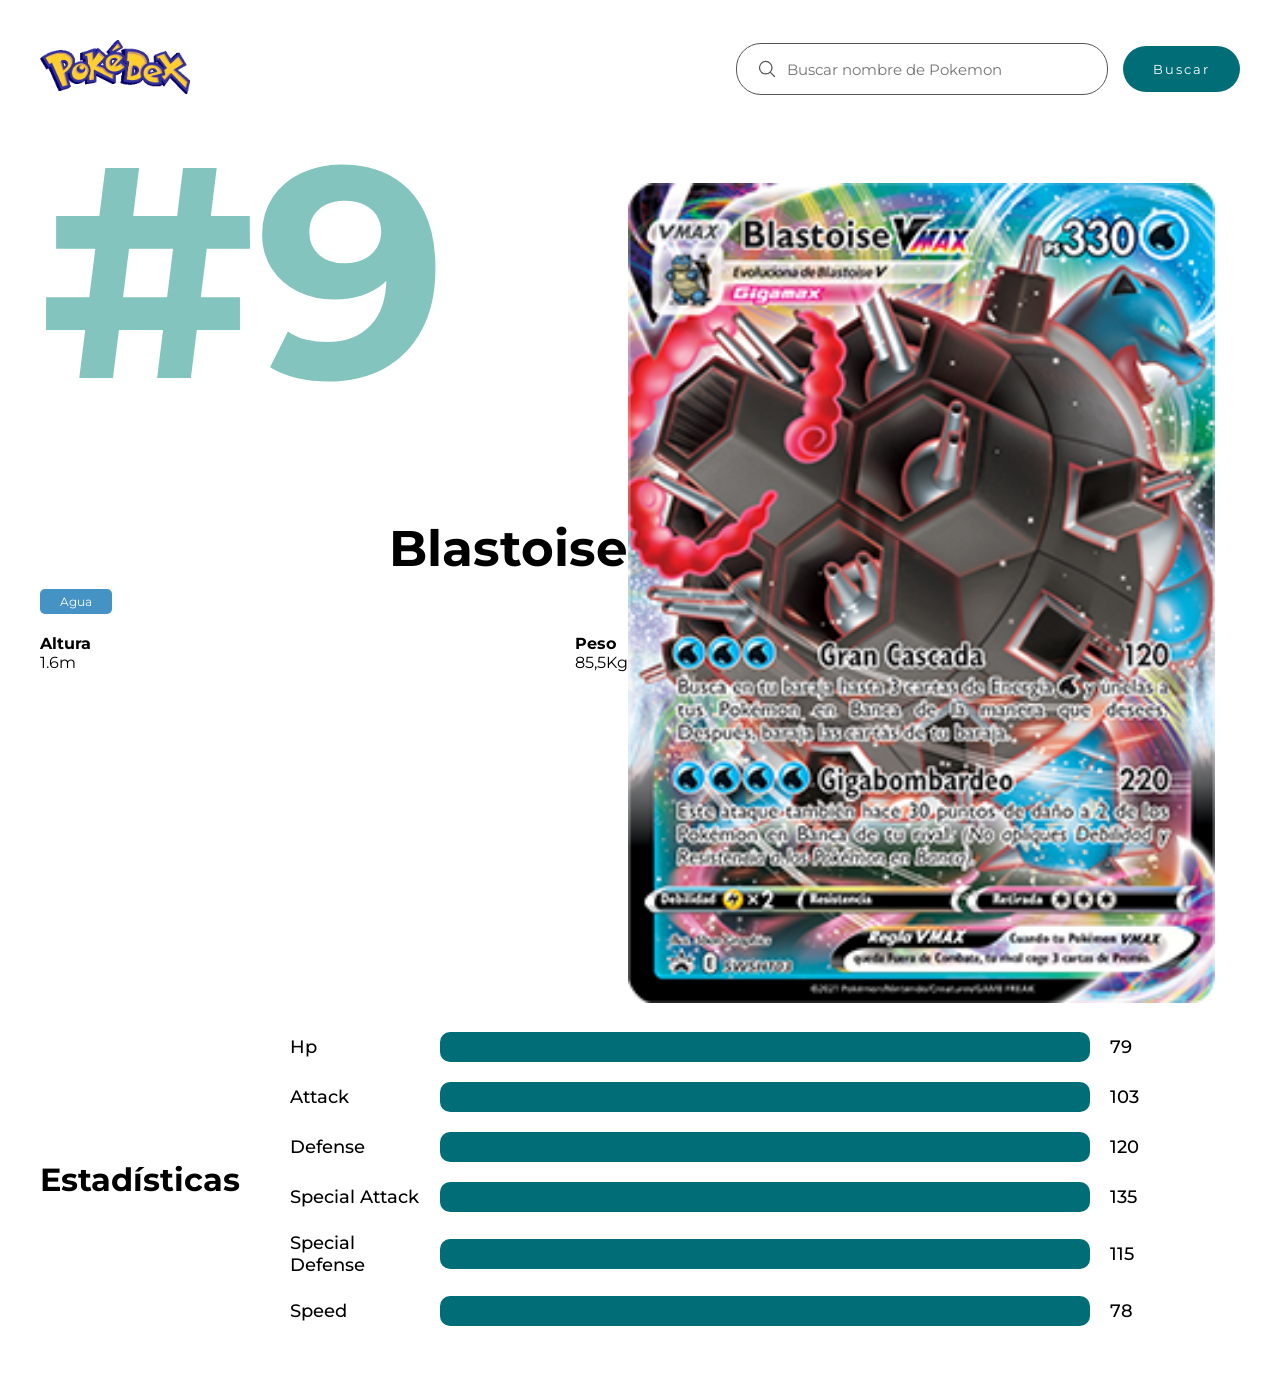
<file: Blastoise.html>
<!DOCTYPE html>
<html lang="es">

<head>
    <meta charset="UTF-8" /> <!-- Codificación de caracteres, permite tildes y símbolos -->
    <meta http-equiv="X-UA-Compatible" content="IE=edge" /> <!-- Compatibilidad con navegadores antiguos (IE) -->
    <meta name="viewport" content="width=device-width, initial-scale=1.0" />
    <!-- CLAVE para diseño responsive: adapta el ancho al dispositivo -->
    <title>Pokemon</title> <!-- Título que aparece en la pestaña del navegador -->
    <link rel="stylesheet" href="styles.css" /> <!-- Hoja de estilos externa compartida -->
    <a href="Ivysaur.html"></a>
</head>

<body>
    <!-- HEADER: misma estructura que en el index (logo + buscador) -->
    <header class="container">
        <!-- Enlace al inicio con el logo -->
        <a href="/" class="logo">
            <img src="img/Pokédex_logo.png" alt="Logo Pokedex" /> <!-- alt importante para accesibilidad -->
        </a>
        <!-- Formulario de búsqueda (mismo que en el index) -->
        <form>
            <div class="form-group">
                <!-- Icono de lupa (SVG vectorial, escalable y ligero) -->
                <svg xmlns="http://www.w3.org/2000/svg" fill="none" viewBox="0 0 24 24" stroke-width="1.5"
                    stroke="currentColor" class="icon-search">
                    <path stroke-linecap="round" stroke-linejoin="round"
                        d="M21 21l-5.197-5.197m0 0A7.5 7.5 0 105.196 5.196a7.5 7.5 0 0010.607 10.607z" />
                </svg>
                <!-- Campo de búsqueda por nombre -->
                <input type="search" placeholder="Buscar nombre de Pokemon" />
            </div>

            <!-- Botón de búsqueda -->
            <button class="btn-search">Buscar</button>
        </form>
    </header>

    <!-- MAIN: contenido principal de la página de detalle del Pokémon -->
    <!-- La clase "main-pokemon" probablemente aplica estilos específicos para esta vista -->
    <main class="container main-pokemon">

        <!-- SECCIÓN SUPERIOR: número, imagen e información básica del Pokémon -->
        <div class="header-main-pokemon">

            <!-- Número de Pokédex (#9) -->
            <span class="number-pokemon">#9</span>

            <!-- Contenedor de la imagen del Pokémon -->
            <div class="container-img-pokemon">
                <img src="img/Blastoise.png" alt="pokemon blastoise" />

            </div>

            <!-- Contenedor con la información textual del Pokémon -->
            <div class="container-info-pokemon">
                <!-- Nombre del Pokémon (h1 por ser el título principal de la página) -->
                <h1>Blastoise</h1>

                <!-- Tipos del Pokémon (aquí esta tercer pokemon) -->
                <div class="card-types">
                    <span class="water">Agua</span> <!-- Clase "grass" para color verde característico -->
                </div>

                <!-- Información física: altura y peso -->
                <div class="info-pokemon">
                    <div class="group-info">
                        <p>Altura</p> <!-- Etiqueta descriptiva -->
                        <span>1.6m</span> <!-- Valor de la altura -->
                    </div>
                    <div class="group-info">
                        <p>Peso</p> <!-- Etiqueta descriptiva -->
                        <span>85,5Kg</span> <!-- Valor del peso -->
                    </div>
                </div>
            </div>
        </div>

        <!-- SECCIÓN INFERIOR: estadísticas base del Pokémon -->
        <div class="container-stats">
            <h1>Estadísticas</h1> <!-- Título de la sección de stats -->

            <!-- Contenedor de todas las estadísticas -->
            <div class="stats">

                <!-- Cada "stat-group" representa una estadística individual -->
                <!-- Estructura: nombre de la stat + barra de progreso + valor numérico -->

                <div class="stat-group">
                    <span>Hp</span> <!-- Nombre: Puntos de Salud -->
                    <div class="progress-bar"></div> <!-- Barra visual (el ancho se define en CSS/JS) -->
                    <span class="counter-stat">79</span> <!-- Valor numérico -->
                </div>
                <div class="stat-group">
                    <span>Attack</span> <!-- Nombre: Ataque -->
                    <div class="progress-bar"></div>
                    <span class="counter-stat">103</span>
                </div>
                <div class="stat-group">
                    <span>Defense</span> <!-- Nombre: Defensa -->
                    <div class="progress-bar"></div>
                    <span class="counter-stat">120</span>
                </div>
                <div class="stat-group">
                    <span>Special Attack</span> <!-- Nombre: Ataque Especial -->
                    <div class="progress-bar"></div>
                    <span class="counter-stat">135</span>
                </div>
                <div class="stat-group">
                    <span>Special Defense</span> <!-- Nombre: Defensa Especial -->
                    <div class="progress-bar"></div>
                    <span class="counter-stat">115</span>
                </div>
                <div class="stat-group">
                    <span>Speed</span> <!-- Nombre: Velocidad -->
                    <div class="progress-bar"></div>
                    <span class="counter-stat">78</span>
                </div>
            </div>
        </div>
    </main>
</body>

</html>
</file>
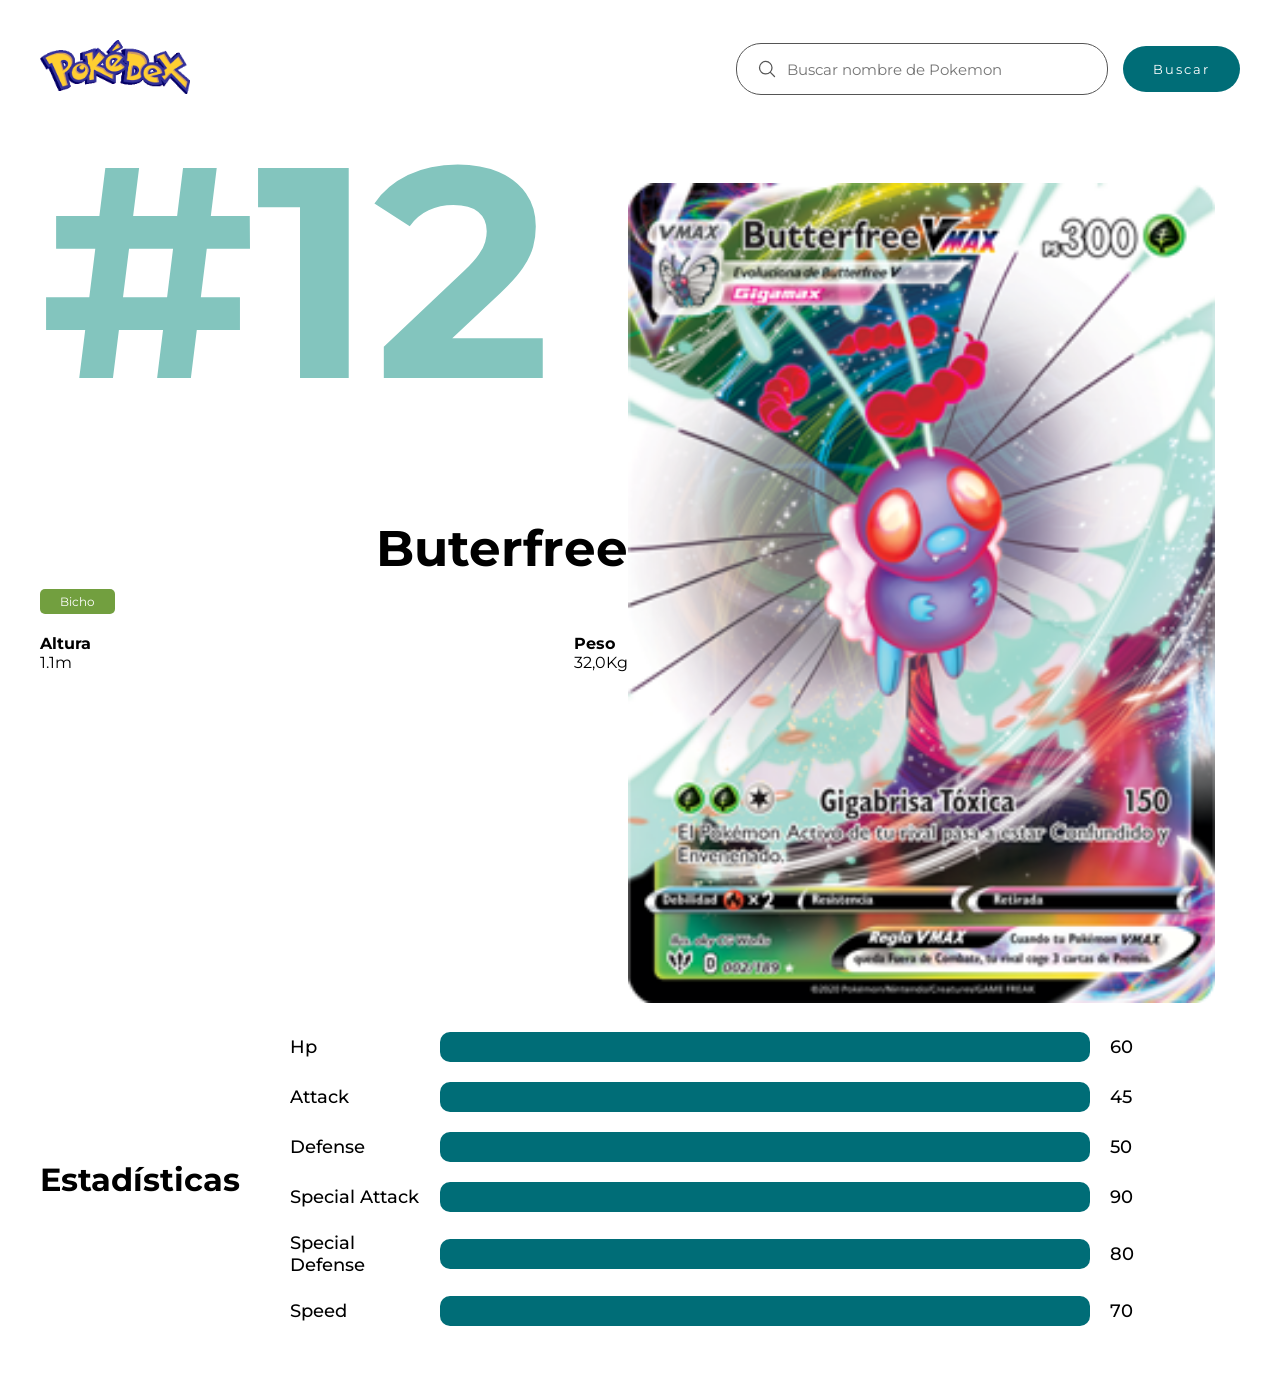
<file: Butterfree.html>
<!DOCTYPE html>
<html lang="es">

<head>
    <meta charset="UTF-8" /> <!-- Codificación de caracteres, permite tildes y símbolos -->
    <meta http-equiv="X-UA-Compatible" content="IE=edge" /> <!-- Compatibilidad con navegadores antiguos (IE) -->
    <meta name="viewport" content="width=device-width, initial-scale=1.0" />
    <!-- CLAVE para diseño responsive: adapta el ancho al dispositivo -->
    <title>Pokemon</title> <!-- Título que aparece en la pestaña del navegador -->
    <link rel="stylesheet" href="styles.css" /> <!-- Hoja de estilos externa compartida -->
    <a href="Ivysaur.html"></a>
</head>

<body>
    <!-- HEADER: misma estructura que en el index (logo + buscador) -->
    <header class="container">
        <!-- Enlace al inicio con el logo -->
        <a href="/" class="logo">
            <img src="img/Pokédex_logo.png" alt="Logo Pokedex" /> <!-- alt importante para accesibilidad -->
        </a>
        <!-- Formulario de búsqueda (mismo que en el index) -->
        <form>
            <div class="form-group">
                <!-- Icono de lupa (SVG vectorial, escalable y ligero) -->
                <svg xmlns="http://www.w3.org/2000/svg" fill="none" viewBox="0 0 24 24" stroke-width="1.5"
                    stroke="currentColor" class="icon-search">
                    <path stroke-linecap="round" stroke-linejoin="round"
                        d="M21 21l-5.197-5.197m0 0A7.5 7.5 0 105.196 5.196a7.5 7.5 0 0010.607 10.607z" />
                </svg>
                <!-- Campo de búsqueda por nombre -->
                <input type="search" placeholder="Buscar nombre de Pokemon" />
            </div>

            <!-- Botón de búsqueda -->
            <button class="btn-search">Buscar</button>
        </form>
    </header>

    <!-- MAIN: contenido principal de la página de detalle del Pokémon -->
    <!-- La clase "main-pokemon" probablemente aplica estilos específicos para esta vista -->
    <main class="container main-pokemon">

        <!-- SECCIÓN SUPERIOR: número, imagen e información básica del Pokémon -->
        <div class="header-main-pokemon">

            <!-- Número de Pokédex (#12) -->
            <span class="number-pokemon">#12</span>

            <!-- Contenedor de la imagen del Pokémon -->
            <div class="container-img-pokemon">
                <img src="img/Buterfree.png" alt="pokemon butterfree" />

            </div>

            <!-- Contenedor con la información textual del Pokémon -->
            <div class="container-info-pokemon">
                <!-- Nombre del Pokémon (h1 por ser el título principal de la página) -->
                <h1>Buterfree</h1>

                <!-- Tipos del Pokémon (aquí esta tercer pokemon) -->
                <div class="card-types">
                    <span class="bug">Bicho</span> <!-- Clase "grass" para color verde característico -->
                </div>

                <!-- Información física: altura y peso -->
                <div class="info-pokemon">
                    <div class="group-info">
                        <p>Altura</p> <!-- Etiqueta descriptiva -->
                        <span>1.1m</span> <!-- Valor de la altura -->
                    </div>
                    <div class="group-info">
                        <p>Peso</p> <!-- Etiqueta descriptiva -->
                        <span>32,0Kg</span> <!-- Valor del peso -->
                    </div>
                </div>
            </div>
        </div>

        <!-- SECCIÓN INFERIOR: estadísticas base del Pokémon -->
        <div class="container-stats">
            <h1>Estadísticas</h1> <!-- Título de la sección de stats -->

            <!-- Contenedor de todas las estadísticas -->
            <div class="stats">

                <!-- Cada "stat-group" representa una estadística individual -->
                <!-- Estructura: nombre de la stat + barra de progreso + valor numérico -->

                <div class="stat-group">
                    <span>Hp</span> <!-- Nombre: Puntos de Salud -->
                    <div class="progress-bar"></div> <!-- Barra visual (el ancho se define en CSS/JS) -->
                    <span class="counter-stat">60</span> <!-- Valor numérico -->
                </div>
                <div class="stat-group">
                    <span>Attack</span> <!-- Nombre: Ataque -->
                    <div class="progress-bar"></div>
                    <span class="counter-stat">45</span>
                </div>
                <div class="stat-group">
                    <span>Defense</span> <!-- Nombre: Defensa -->
                    <div class="progress-bar"></div>
                    <span class="counter-stat">50</span>
                </div>
                <div class="stat-group">
                    <span>Special Attack</span> <!-- Nombre: Ataque Especial -->
                    <div class="progress-bar"></div>
                    <span class="counter-stat">90</span>
                </div>
                <div class="stat-group">
                    <span>Special Defense</span> <!-- Nombre: Defensa Especial -->
                    <div class="progress-bar"></div>
                    <span class="counter-stat">80</span>
                </div>
                <div class="stat-group">
                    <span>Speed</span> <!-- Nombre: Velocidad -->
                    <div class="progress-bar"></div>
                    <span class="counter-stat">70</span>
                </div>
            </div>
        </div>
    </main>
</body>

</html>
</file>
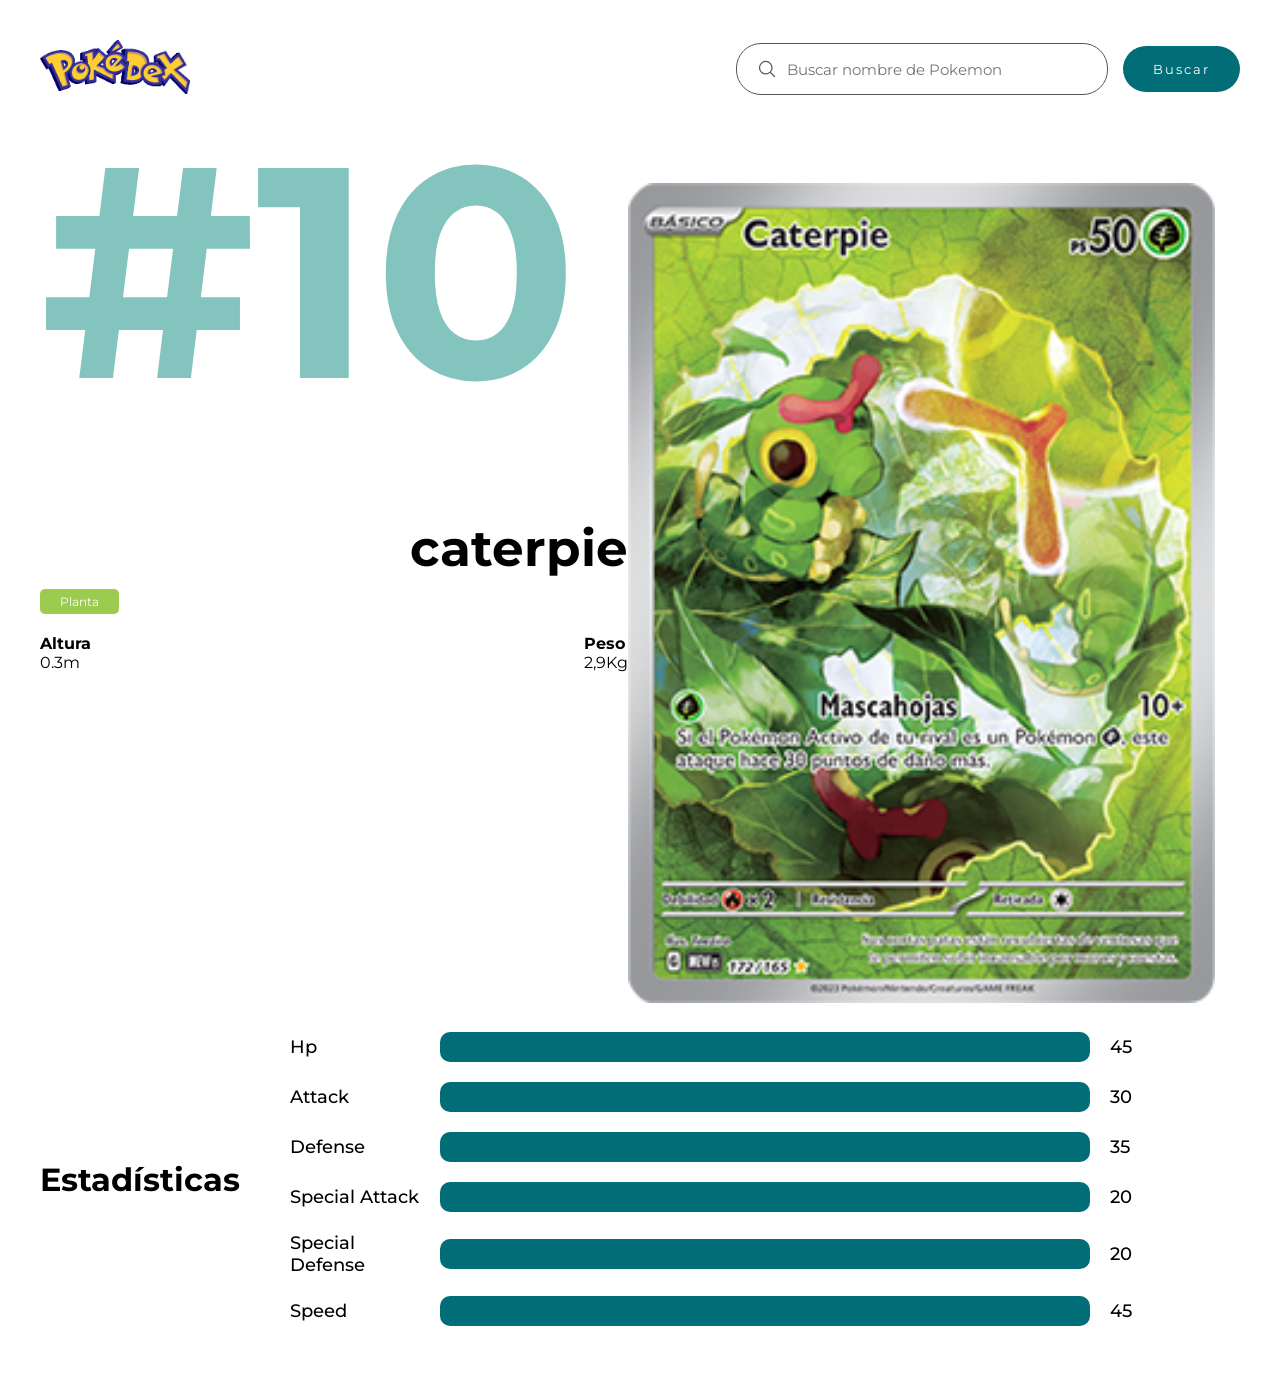
<file: Cartepie.html>
<!DOCTYPE html>
<html lang="es">

<head>
    <meta charset="UTF-8" /> <!-- Codificación de caracteres, permite tildes y símbolos -->
    <meta http-equiv="X-UA-Compatible" content="IE=edge" /> <!-- Compatibilidad con navegadores antiguos (IE) -->
    <meta name="viewport" content="width=device-width, initial-scale=1.0" />
    <!-- CLAVE para diseño responsive: adapta el ancho al dispositivo -->
    <title>Pokemon</title> <!-- Título que aparece en la pestaña del navegador -->
    <link rel="stylesheet" href="styles.css" /> <!-- Hoja de estilos externa compartida -->
    <a href="Ivysaur.html"></a>
</head>

<body>
    <!-- HEADER: misma estructura que en el index (logo + buscador) -->
    <header class="container">
        <!-- Enlace al inicio con el logo -->
        <a href="/" class="logo">
            <img src="img/Pokédex_logo.png" alt="Logo Pokedex" /> <!-- alt importante para accesibilidad -->
        </a>
        <!-- Formulario de búsqueda (mismo que en el index) -->
        <form>
            <div class="form-group">
                <!-- Icono de lupa (SVG vectorial, escalable y ligero) -->
                <svg xmlns="http://www.w3.org/2000/svg" fill="none" viewBox="0 0 24 24" stroke-width="1.5"
                    stroke="currentColor" class="icon-search">
                    <path stroke-linecap="round" stroke-linejoin="round"
                        d="M21 21l-5.197-5.197m0 0A7.5 7.5 0 105.196 5.196a7.5 7.5 0 0010.607 10.607z" />
                </svg>
                <!-- Campo de búsqueda por nombre -->
                <input type="search" placeholder="Buscar nombre de Pokemon" />
            </div>

            <!-- Botón de búsqueda -->
            <button class="btn-search">Buscar</button>
        </form>
    </header>

    <!-- MAIN: contenido principal de la página de detalle del Pokémon -->
    <!-- La clase "main-pokemon" probablemente aplica estilos específicos para esta vista -->
    <main class="container main-pokemon">

        <!-- SECCIÓN SUPERIOR: número, imagen e información básica del Pokémon -->
        <div class="header-main-pokemon">

            <!-- Número de Pokédex (#10) -->
            <span class="number-pokemon">#10</span>

            <!-- Contenedor de la imagen del Pokémon -->
            <div class="container-img-pokemon">
                <img src="img/Cartepie.png" alt="pokemon caterpie" />

            </div>

            <!-- Contenedor con la información textual del Pokémon -->
            <div class="container-info-pokemon">
                <!-- Nombre del Pokémon (h1 por ser el título principal de la página) -->
                <h1>caterpie</h1>

                <!-- Tipos del Pokémon (aquí esta tercer pokemon) -->
                <div class="card-types">
                    <span class="grass">Planta</span> <!-- Clase "grass" para color verde característico -->
                </div>

                <!-- Información física: altura y peso -->
                <div class="info-pokemon">
                    <div class="group-info">
                        <p>Altura</p> <!-- Etiqueta descriptiva -->
                        <span>0.3m</span> <!-- Valor de la altura -->
                    </div>
                    <div class="group-info">
                        <p>Peso</p> <!-- Etiqueta descriptiva -->
                        <span>2,9Kg</span> <!-- Valor del peso -->
                    </div>
                </div>
            </div>
        </div>

        <!-- SECCIÓN INFERIOR: estadísticas base del Pokémon -->
        <div class="container-stats">
            <h1>Estadísticas</h1> <!-- Título de la sección de stats -->

            <!-- Contenedor de todas las estadísticas -->
            <div class="stats">

                <!-- Cada "stat-group" representa una estadística individual -->
                <!-- Estructura: nombre de la stat + barra de progreso + valor numérico -->

                <div class="stat-group">
                    <span>Hp</span> <!-- Nombre: Puntos de Salud -->
                    <div class="progress-bar"></div> <!-- Barra visual (el ancho se define en CSS/JS) -->
                    <span class="counter-stat">45</span> <!-- Valor numérico -->
                </div>
                <div class="stat-group">
                    <span>Attack</span> <!-- Nombre: Ataque -->
                    <div class="progress-bar"></div>
                    <span class="counter-stat">30</span>
                </div>
                <div class="stat-group">
                    <span>Defense</span> <!-- Nombre: Defensa -->
                    <div class="progress-bar"></div>
                    <span class="counter-stat">35</span>
                </div>
                <div class="stat-group">
                    <span>Special Attack</span> <!-- Nombre: Ataque Especial -->
                    <div class="progress-bar"></div>
                    <span class="counter-stat">20</span>
                </div>
                <div class="stat-group">
                    <span>Special Defense</span> <!-- Nombre: Defensa Especial -->
                    <div class="progress-bar"></div>
                    <span class="counter-stat">20</span>
                </div>
                <div class="stat-group">
                    <span>Speed</span> <!-- Nombre: Velocidad -->
                    <div class="progress-bar"></div>
                    <span class="counter-stat">45</span>
                </div>
            </div>
        </div>
    </main>
</body>

</html>
</file>
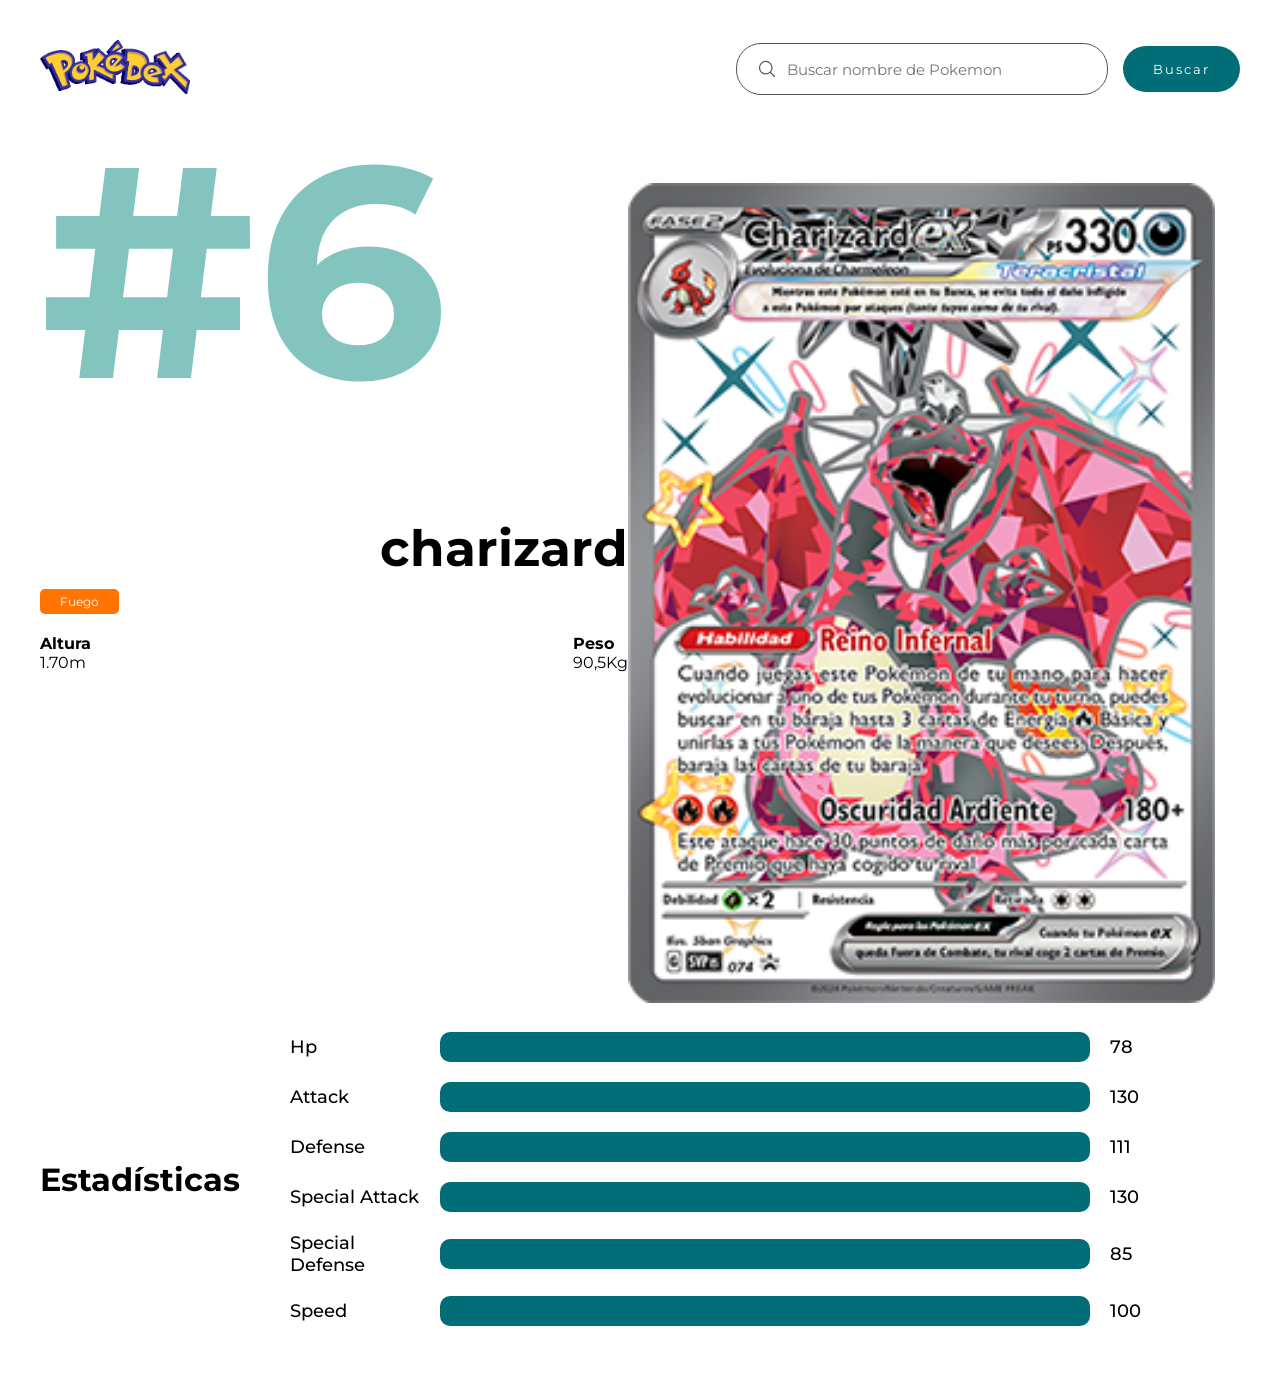
<file: Charizard.html>
<!DOCTYPE html>
<html lang="es">

<head>
    <meta charset="UTF-8" /> <!-- Codificación de caracteres, permite tildes y símbolos -->
    <meta http-equiv="X-UA-Compatible" content="IE=edge" /> <!-- Compatibilidad con navegadores antiguos (IE) -->
    <meta name="viewport" content="width=device-width, initial-scale=1.0" />
    <!-- CLAVE para diseño responsive: adapta el ancho al dispositivo -->
    <title>Pokemon</title> <!-- Título que aparece en la pestaña del navegador -->
    <link rel="stylesheet" href="styles.css" /> <!-- Hoja de estilos externa compartida -->
    <a href="Ivysaur.html"></a>
</head>

<body>
    <!-- HEADER: misma estructura que en el index (logo + buscador) -->
    <header class="container">
        <!-- Enlace al inicio con el logo -->
        <a href="/" class="logo">
            <img src="img/Pokédex_logo.png" alt="Logo Pokedex" /> <!-- alt importante para accesibilidad -->
        </a>
        <!-- Formulario de búsqueda (mismo que en el index) -->
        <form>
            <div class="form-group">
                <!-- Icono de lupa (SVG vectorial, escalable y ligero) -->
                <svg xmlns="http://www.w3.org/2000/svg" fill="none" viewBox="0 0 24 24" stroke-width="1.5"
                    stroke="currentColor" class="icon-search">
                    <path stroke-linecap="round" stroke-linejoin="round"
                        d="M21 21l-5.197-5.197m0 0A7.5 7.5 0 105.196 5.196a7.5 7.5 0 0010.607 10.607z" />
                </svg>
                <!-- Campo de búsqueda por nombre -->
                <input type="search" placeholder="Buscar nombre de Pokemon" />
            </div>

            <!-- Botón de búsqueda -->
            <button class="btn-search">Buscar</button>
        </form>
    </header>

    <!-- MAIN: contenido principal de la página de detalle del Pokémon -->
    <!-- La clase "main-pokemon" probablemente aplica estilos específicos para esta vista -->
    <main class="container main-pokemon">

        <!-- SECCIÓN SUPERIOR: número, imagen e información básica del Pokémon -->
        <div class="header-main-pokemon">

            <!-- Número de Pokédex (#6) -->
            <span class="number-pokemon">#6</span>

            <!-- Contenedor de la imagen del Pokémon -->
            <div class="container-img-pokemon">
                <img src="img/Charizad.png" alt="pokemon charmander" />

            </div>

            <!-- Contenedor con la información textual del Pokémon -->
            <div class="container-info-pokemon">
                <!-- Nombre del Pokémon (h1 por ser el título principal de la página) -->
                <h1>charizard</h1>

                <!-- Tipos del Pokémon (aquí esta tercer pokemon) -->
                <div class="card-types">
                    <span class="fire">Fuego</span> <!-- Clase "grass" para color verde característico -->
                </div>

                <!-- Información física: altura y peso -->
                <div class="info-pokemon">
                    <div class="group-info">
                        <p>Altura</p> <!-- Etiqueta descriptiva -->
                        <span>1.70m</span> <!-- Valor de la altura -->
                    </div>
                    <div class="group-info">
                        <p>Peso</p> <!-- Etiqueta descriptiva -->
                        <span>90,5Kg</span> <!-- Valor del peso -->
                    </div>
                </div>
            </div>
        </div>

        <!-- SECCIÓN INFERIOR: estadísticas base del Pokémon -->
        <div class="container-stats">
            <h1>Estadísticas</h1> <!-- Título de la sección de stats -->

            <!-- Contenedor de todas las estadísticas -->
            <div class="stats">

                <!-- Cada "stat-group" representa una estadística individual -->
                <!-- Estructura: nombre de la stat + barra de progreso + valor numérico -->

                <div class="stat-group">
                    <span>Hp</span> <!-- Nombre: Puntos de Salud -->
                    <div class="progress-bar"></div> <!-- Barra visual (el ancho se define en CSS/JS) -->
                    <span class="counter-stat">78</span> <!-- Valor numérico -->
                </div>
                <div class="stat-group">
                    <span>Attack</span> <!-- Nombre: Ataque -->
                    <div class="progress-bar"></div>
                    <span class="counter-stat">130</span>
                </div>
                <div class="stat-group">
                    <span>Defense</span> <!-- Nombre: Defensa -->
                    <div class="progress-bar"></div>
                    <span class="counter-stat">111</span>
                </div>
                <div class="stat-group">
                    <span>Special Attack</span> <!-- Nombre: Ataque Especial -->
                    <div class="progress-bar"></div>
                    <span class="counter-stat">130</span>
                </div>
                <div class="stat-group">
                    <span>Special Defense</span> <!-- Nombre: Defensa Especial -->
                    <div class="progress-bar"></div>
                    <span class="counter-stat">85</span>
                </div>
                <div class="stat-group">
                    <span>Speed</span> <!-- Nombre: Velocidad -->
                    <div class="progress-bar"></div>
                    <span class="counter-stat">100</span>
                </div>
            </div>
        </div>
    </main>
</body>

</html>
</file>
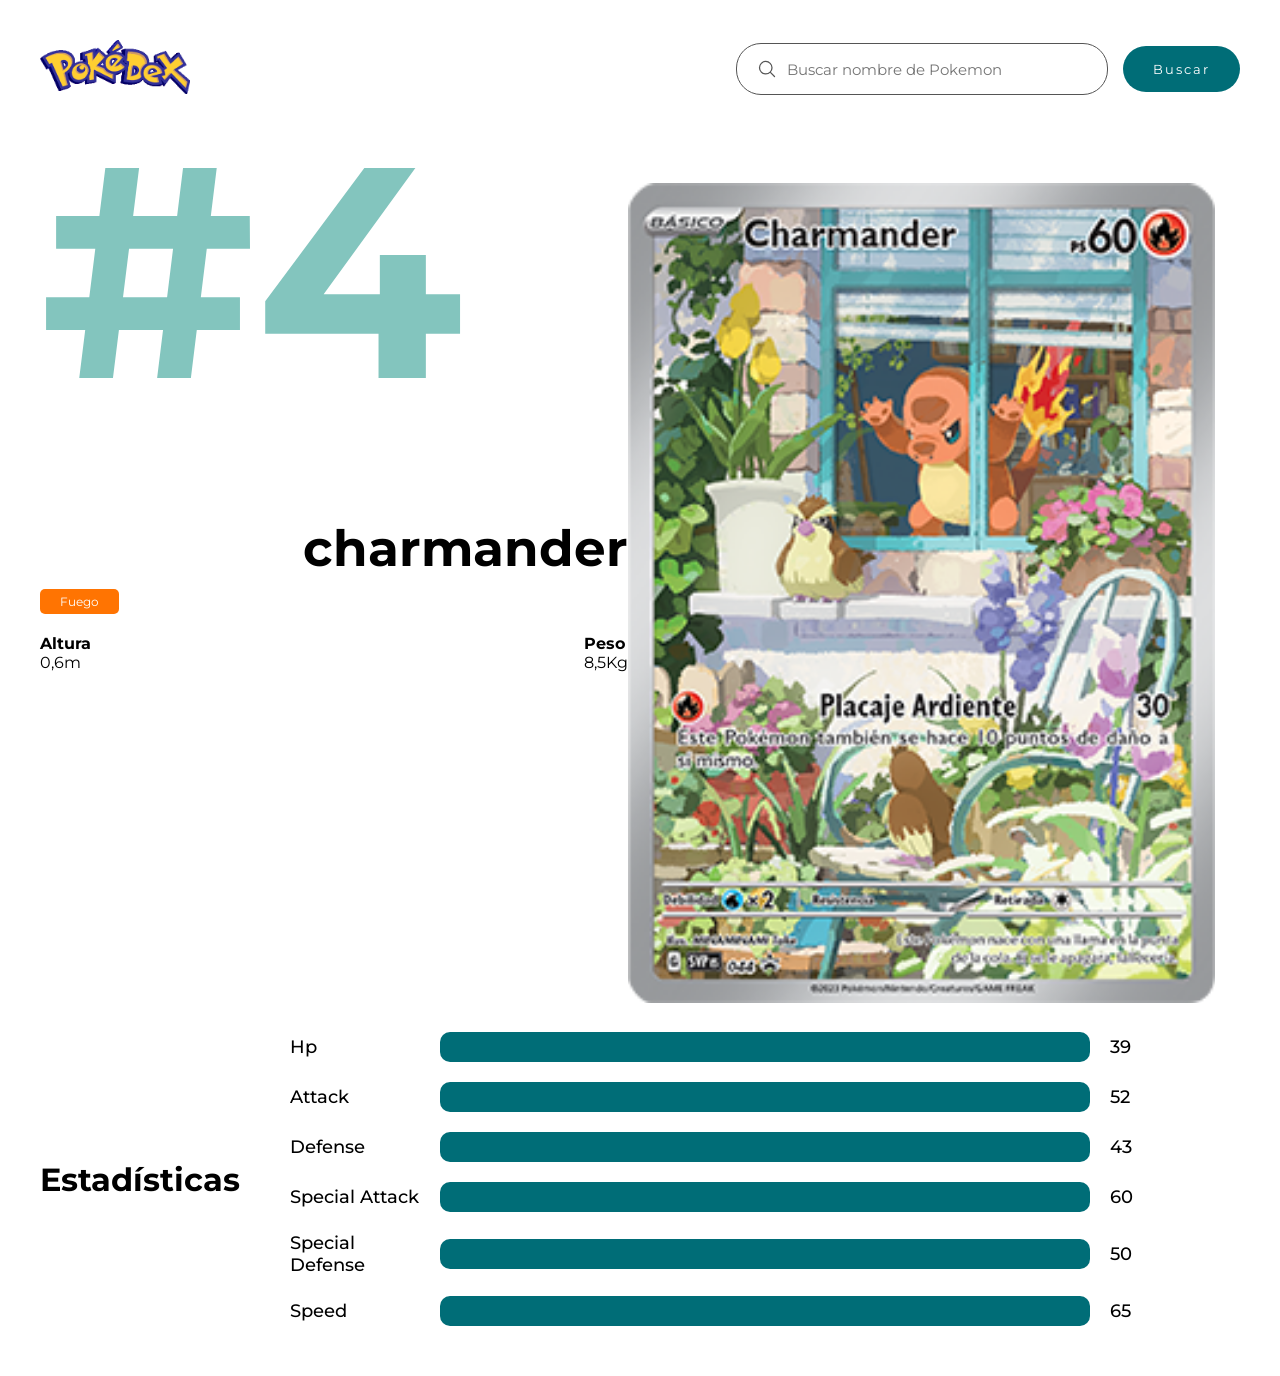
<file: charmander.html>
<!DOCTYPE html>
<html lang="es">

<head>
	<meta charset="UTF-8" /> <!-- Codificación de caracteres, permite tildes y símbolos -->
	<meta http-equiv="X-UA-Compatible" content="IE=edge" /> <!-- Compatibilidad con navegadores antiguos (IE) -->
	<meta name="viewport" content="width=device-width, initial-scale=1.0" />
	<!-- CLAVE para diseño responsive: adapta el ancho al dispositivo -->
	<title>Pokemon</title> <!-- Título que aparece en la pestaña del navegador -->
	<link rel="stylesheet" href="styles.css" /> <!-- Hoja de estilos externa compartida -->
    <a href="Ivysaur.html"></a>
</head>

<body>
	<!-- HEADER: misma estructura que en el index (logo + buscador) -->
	<header class="container">
		<!-- Enlace al inicio con el logo -->
		<a href="/" class="logo">
			<img src="img/Pokédex_logo.png" alt="Logo Pokedex" /> <!-- alt importante para accesibilidad -->
		</a>
		<!-- Formulario de búsqueda (mismo que en el index) -->
		<form>
			<div class="form-group">
				<!-- Icono de lupa (SVG vectorial, escalable y ligero) -->
				<svg xmlns="http://www.w3.org/2000/svg" fill="none" viewBox="0 0 24 24" stroke-width="1.5"
					stroke="currentColor" class="icon-search">
					<path stroke-linecap="round" stroke-linejoin="round"
						d="M21 21l-5.197-5.197m0 0A7.5 7.5 0 105.196 5.196a7.5 7.5 0 0010.607 10.607z" />
				</svg>
				<!-- Campo de búsqueda por nombre -->
				<input type="search" placeholder="Buscar nombre de Pokemon" />
			</div>

			<!-- Botón de búsqueda -->
			<button class="btn-search">Buscar</button>
		</form>
	</header>

	<!-- MAIN: contenido principal de la página de detalle del Pokémon -->
	<!-- La clase "main-pokemon" probablemente aplica estilos específicos para esta vista -->
	<main class="container main-pokemon">

		<!-- SECCIÓN SUPERIOR: número, imagen e información básica del Pokémon -->
		<div class="header-main-pokemon">

			<!-- Número de Pokédex (#4) -->
			<span class="number-pokemon">#4</span>

			<!-- Contenedor de la imagen del Pokémon -->
			<div class="container-img-pokemon">
				<img src="img/charmander.png" alt="pokemon charmander" />
                
			</div>

			<!-- Contenedor con la información textual del Pokémon -->
			<div class="container-info-pokemon">
				<!-- Nombre del Pokémon (h1 por ser el título principal de la página) -->
				<h1>charmander</h1>

				<!-- Tipos del Pokémon (aquí esta tercer pokemon) -->
				<div class="card-types">
					<span class="fire">Fuego</span> <!-- Clase "grass" para color verde característico -->
				</div>

				<!-- Información física: altura y peso -->
				<div class="info-pokemon">
					<div class="group-info">
						<p>Altura</p> <!-- Etiqueta descriptiva -->
						<span>0,6m</span> <!-- Valor de la altura -->
					</div>
					<div class="group-info">
						<p>Peso</p> <!-- Etiqueta descriptiva -->
						<span>8,5Kg</span> <!-- Valor del peso -->
					</div>
				</div>
			</div>
		</div>

		<!-- SECCIÓN INFERIOR: estadísticas base del Pokémon -->
		<div class="container-stats">
			<h1>Estadísticas</h1> <!-- Título de la sección de stats -->

			<!-- Contenedor de todas las estadísticas -->
			<div class="stats">

				<!-- Cada "stat-group" representa una estadística individual -->
				<!-- Estructura: nombre de la stat + barra de progreso + valor numérico -->

				<div class="stat-group">
					<span>Hp</span> <!-- Nombre: Puntos de Salud -->
					<div class="progress-bar"></div> <!-- Barra visual (el ancho se define en CSS/JS) -->
					<span class="counter-stat">39</span> <!-- Valor numérico -->
				</div>
				<div class="stat-group">
					<span>Attack</span> <!-- Nombre: Ataque -->
					<div class="progress-bar"></div>
					<span class="counter-stat">52</span>
				</div>
				<div class="stat-group">
					<span>Defense</span> <!-- Nombre: Defensa -->
					<div class="progress-bar"></div>
					<span class="counter-stat">43</span>
				</div>
				<div class="stat-group">
					<span>Special Attack</span> <!-- Nombre: Ataque Especial -->
					<div class="progress-bar"></div>
					<span class="counter-stat">60</span>
				</div>
				<div class="stat-group">
					<span>Special Defense</span> <!-- Nombre: Defensa Especial -->
					<div class="progress-bar"></div>
					<span class="counter-stat">50</span>
				</div>
				<div class="stat-group">
					<span>Speed</span> <!-- Nombre: Velocidad -->
					<div class="progress-bar"></div>
					<span class="counter-stat">65</span>
				</div>
			</div>
		</div>
	</main>
</body>

</html>
</file>
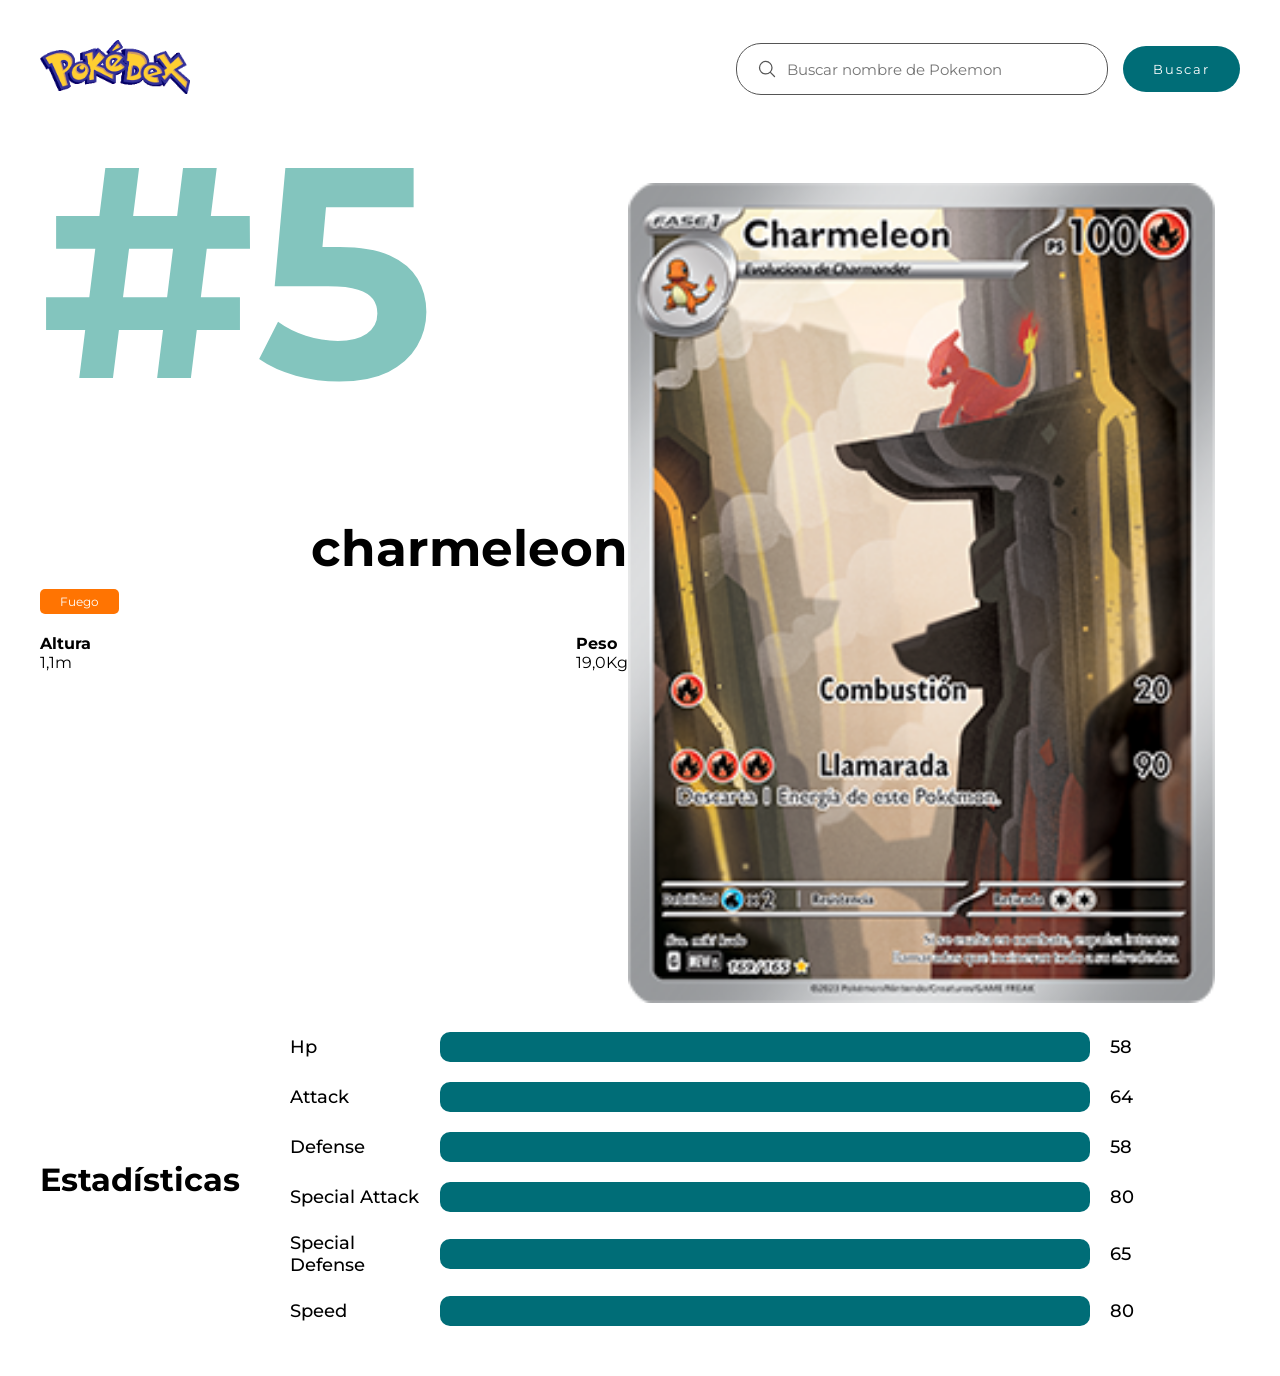
<file: charmeleon.html>
<!DOCTYPE html>
<html lang="es">

<head>
	<meta charset="UTF-8" /> <!-- Codificación de caracteres, permite tildes y símbolos -->
	<meta http-equiv="X-UA-Compatible" content="IE=edge" /> <!-- Compatibilidad con navegadores antiguos (IE) -->
	<meta name="viewport" content="width=device-width, initial-scale=1.0" />
	<!-- CLAVE para diseño responsive: adapta el ancho al dispositivo -->
	<title>Pokemon</title> <!-- Título que aparece en la pestaña del navegador -->
	<link rel="stylesheet" href="styles.css" /> <!-- Hoja de estilos externa compartida -->
    <a href="Ivysaur.html"></a>
</head>

<body>
	<!-- HEADER: misma estructura que en el index (logo + buscador) -->
	<header class="container">
		<!-- Enlace al inicio con el logo -->
		<a href="/" class="logo">
			<img src="img/Pokédex_logo.png" alt="Logo Pokedex" /> <!-- alt importante para accesibilidad -->
		</a>
		<!-- Formulario de búsqueda (mismo que en el index) -->
		<form>
			<div class="form-group">
				<!-- Icono de lupa (SVG vectorial, escalable y ligero) -->
				<svg xmlns="http://www.w3.org/2000/svg" fill="none" viewBox="0 0 24 24" stroke-width="1.5"
					stroke="currentColor" class="icon-search">
					<path stroke-linecap="round" stroke-linejoin="round"
						d="M21 21l-5.197-5.197m0 0A7.5 7.5 0 105.196 5.196a7.5 7.5 0 0010.607 10.607z" />
				</svg>
				<!-- Campo de búsqueda por nombre -->
				<input type="search" placeholder="Buscar nombre de Pokemon" />
			</div>

			<!-- Botón de búsqueda -->
			<button class="btn-search">Buscar</button>
		</form>
	</header>

	<!-- MAIN: contenido principal de la página de detalle del Pokémon -->
	<!-- La clase "main-pokemon" probablemente aplica estilos específicos para esta vista -->
	<main class="container main-pokemon">

		<!-- SECCIÓN SUPERIOR: número, imagen e información básica del Pokémon -->
		<div class="header-main-pokemon">

			<!-- Número de Pokédex (#5) -->
			<span class="number-pokemon">#5</span>

			<!-- Contenedor de la imagen del Pokémon -->
			<div class="container-img-pokemon">
				<img src="img/charmeleon.png" alt="pokemon charmeleon" />
                
			</div>

			<!-- Contenedor con la información textual del Pokémon -->
			<div class="container-info-pokemon">
				<!-- Nombre del Pokémon (h1 por ser el título principal de la página) -->
				<h1>charmeleon</h1>

				<!-- Tipos del Pokémon (aquí esta tercer pokemon) -->
				<div class="card-types">
					<span class="fire">Fuego</span> <!-- Clase "grass" para color verde característico -->
				</div>

				<!-- Información física: altura y peso -->
				<div class="info-pokemon">
					<div class="group-info">
						<p>Altura</p> <!-- Etiqueta descriptiva -->
						<span>1,1m</span> <!-- Valor de la altura -->
					</div>
					<div class="group-info">
						<p>Peso</p> <!-- Etiqueta descriptiva -->
						<span>19,0Kg</span> <!-- Valor del peso -->
					</div>
				</div>
			</div>
		</div>

		<!-- SECCIÓN INFERIOR: estadísticas base del Pokémon -->
		<div class="container-stats">
			<h1>Estadísticas</h1> <!-- Título de la sección de stats -->

			<!-- Contenedor de todas las estadísticas -->
			<div class="stats">

				<!-- Cada "stat-group" representa una estadística individual -->
				<!-- Estructura: nombre de la stat + barra de progreso + valor numérico -->

				<div class="stat-group">
					<span>Hp</span> <!-- Nombre: Puntos de Salud -->
					<div class="progress-bar"></div> <!-- Barra visual (el ancho se define en CSS/JS) -->
					<span class="counter-stat">58</span> <!-- Valor numérico -->
				</div>
				<div class="stat-group">
					<span>Attack</span> <!-- Nombre: Ataque -->
					<div class="progress-bar"></div>
					<span class="counter-stat">64</span>
				</div>
				<div class="stat-group">
					<span>Defense</span> <!-- Nombre: Defensa -->
					<div class="progress-bar"></div>
					<span class="counter-stat">58</span>
				</div>
				<div class="stat-group">
					<span>Special Attack</span> <!-- Nombre: Ataque Especial -->
					<div class="progress-bar"></div>
					<span class="counter-stat">80</span>
				</div>
				<div class="stat-group">
					<span>Special Defense</span> <!-- Nombre: Defensa Especial -->
					<div class="progress-bar"></div>
					<span class="counter-stat">65</span>
				</div>
				<div class="stat-group">
					<span>Speed</span> <!-- Nombre: Velocidad -->
					<div class="progress-bar"></div>
					<span class="counter-stat">80</span>
				</div>
			</div>
		</div>
	</main>
</body>

</html>
</file>
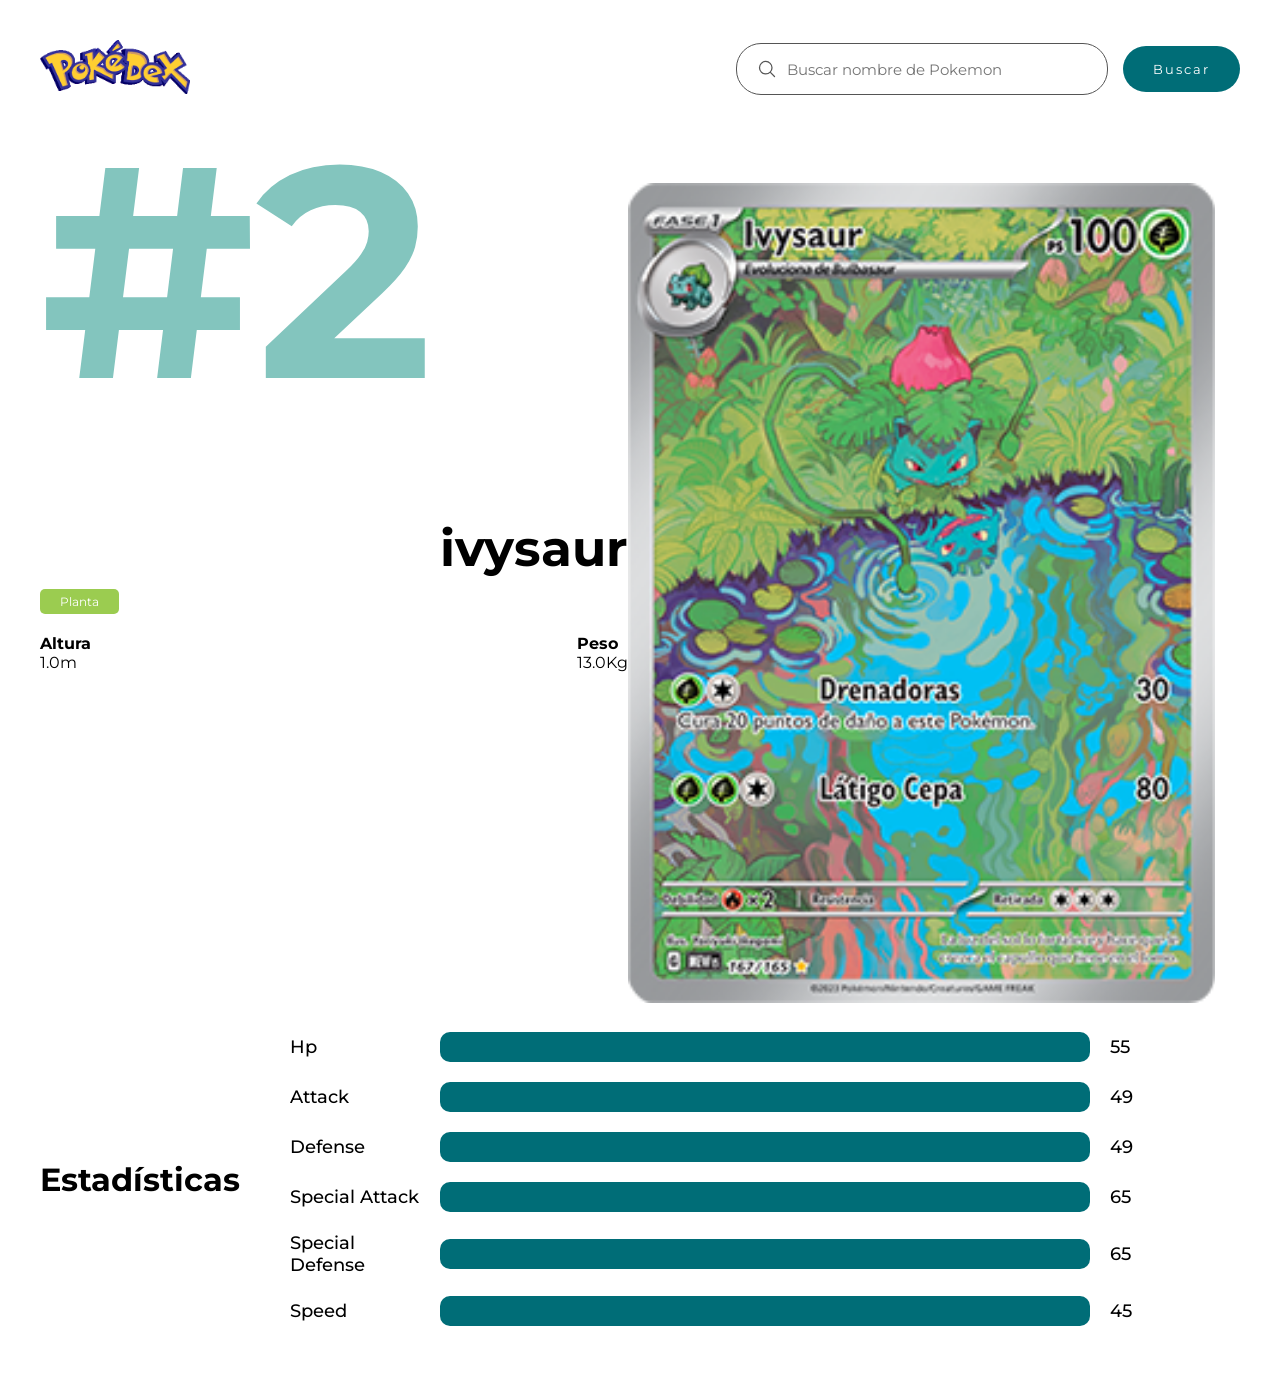
<file: Ivysaur.html>
<!DOCTYPE html>
<html lang="es">

<head>
	<meta charset="UTF-8" /> <!-- Codificación de caracteres, permite tildes y símbolos -->
	<meta http-equiv="X-UA-Compatible" content="IE=edge" /> <!-- Compatibilidad con navegadores antiguos (IE) -->
	<meta name="viewport" content="width=device-width, initial-scale=1.0" />
	<!-- CLAVE para diseño responsive: adapta el ancho al dispositivo -->
	<title>Pokemon</title> <!-- Título que aparece en la pestaña del navegador -->
	<link rel="stylesheet" href="styles.css" /> <!-- Hoja de estilos externa compartida -->
    <a href="Ivysaur.html"></a>
</head>

<body>
	<!-- HEADER: misma estructura que en el index (logo + buscador) -->
	<header class="container">
		<!-- Enlace al inicio con el logo -->
		<a href="/" class="logo">
			<img src="img/Pokédex_logo.png" alt="Logo Pokedex" /> <!-- alt importante para accesibilidad -->
		</a>
		<!-- Formulario de búsqueda (mismo que en el index) -->
		<form>
			<div class="form-group">
				<!-- Icono de lupa (SVG vectorial, escalable y ligero) -->
				<svg xmlns="http://www.w3.org/2000/svg" fill="none" viewBox="0 0 24 24" stroke-width="1.5"
					stroke="currentColor" class="icon-search">
					<path stroke-linecap="round" stroke-linejoin="round"
						d="M21 21l-5.197-5.197m0 0A7.5 7.5 0 105.196 5.196a7.5 7.5 0 0010.607 10.607z" />
				</svg>
				<!-- Campo de búsqueda por nombre -->
				<input type="search" placeholder="Buscar nombre de Pokemon" />
			</div>

			<!-- Botón de búsqueda -->
			<button class="btn-search">Buscar</button>
		</form>
	</header>

	<!-- MAIN: contenido principal de la página de detalle del Pokémon -->
	<!-- La clase "main-pokemon" probablemente aplica estilos específicos para esta vista -->
	<main class="container main-pokemon">

		<!-- SECCIÓN SUPERIOR: número, imagen e información básica del Pokémon -->
		<div class="header-main-pokemon">

			<!-- Número de Pokédex (#1) -->
			<span class="number-pokemon">#2</span>

			<!-- Contenedor de la imagen del Pokémon -->
			<div class="container-img-pokemon">
				<img src="img/Ivysaur.png" alt="pokemon ivysaur" />
			</div>

			<!-- Contenedor con la información textual del Pokémon -->
			<div class="container-info-pokemon">
				<!-- Nombre del Pokémon (h1 por ser el título principal de la página) -->
				<h1>ivysaur</h1>

				<!-- Tipos del Pokémon (aquí esta segundo pokemon) -->
				<div class="card-types">
					<span class="grass">Planta</span> <!-- Clase "grass" para color verde característico -->
				</div>

				<!-- Información física: altura y peso -->
				<div class="info-pokemon">
					<div class="group-info">
						<p>Altura</p> <!-- Etiqueta descriptiva -->
						<span>1.0m</span> <!-- Valor de la altura -->
					</div>
					<div class="group-info">
						<p>Peso</p> <!-- Etiqueta descriptiva -->
						<span>13.0Kg</span> <!-- Valor del peso -->
					</div>
				</div>
			</div>
		</div>

		<!-- SECCIÓN INFERIOR: estadísticas base del Pokémon -->
		<div class="container-stats">
			<h1>Estadísticas</h1> <!-- Título de la sección de stats -->

			<!-- Contenedor de todas las estadísticas -->
			<div class="stats">

				<!-- Cada "stat-group" representa una estadística individual -->
				<!-- Estructura: nombre de la stat + barra de progreso + valor numérico -->

				<div class="stat-group">
					<span>Hp</span> <!-- Nombre: Puntos de Salud -->
					<div class="progress-bar"></div> <!-- Barra visual (el ancho se define en CSS/JS) -->
					<span class="counter-stat">55</span> <!-- Valor numérico -->
				</div>
				<div class="stat-group">
					<span>Attack</span> <!-- Nombre: Ataque -->
					<div class="progress-bar"></div>
					<span class="counter-stat">49</span>
				</div>
				<div class="stat-group">
					<span>Defense</span> <!-- Nombre: Defensa -->
					<div class="progress-bar"></div>
					<span class="counter-stat">49</span>
				</div>
				<div class="stat-group">
					<span>Special Attack</span> <!-- Nombre: Ataque Especial -->
					<div class="progress-bar"></div>
					<span class="counter-stat">65</span>
				</div>
				<div class="stat-group">
					<span>Special Defense</span> <!-- Nombre: Defensa Especial -->
					<div class="progress-bar"></div>
					<span class="counter-stat">65</span>
				</div>
				<div class="stat-group">
					<span>Speed</span> <!-- Nombre: Velocidad -->
					<div class="progress-bar"></div>
					<span class="counter-stat">45</span>
				</div>
			</div>
		</div>
	</main>
</body>

</html>
</file>
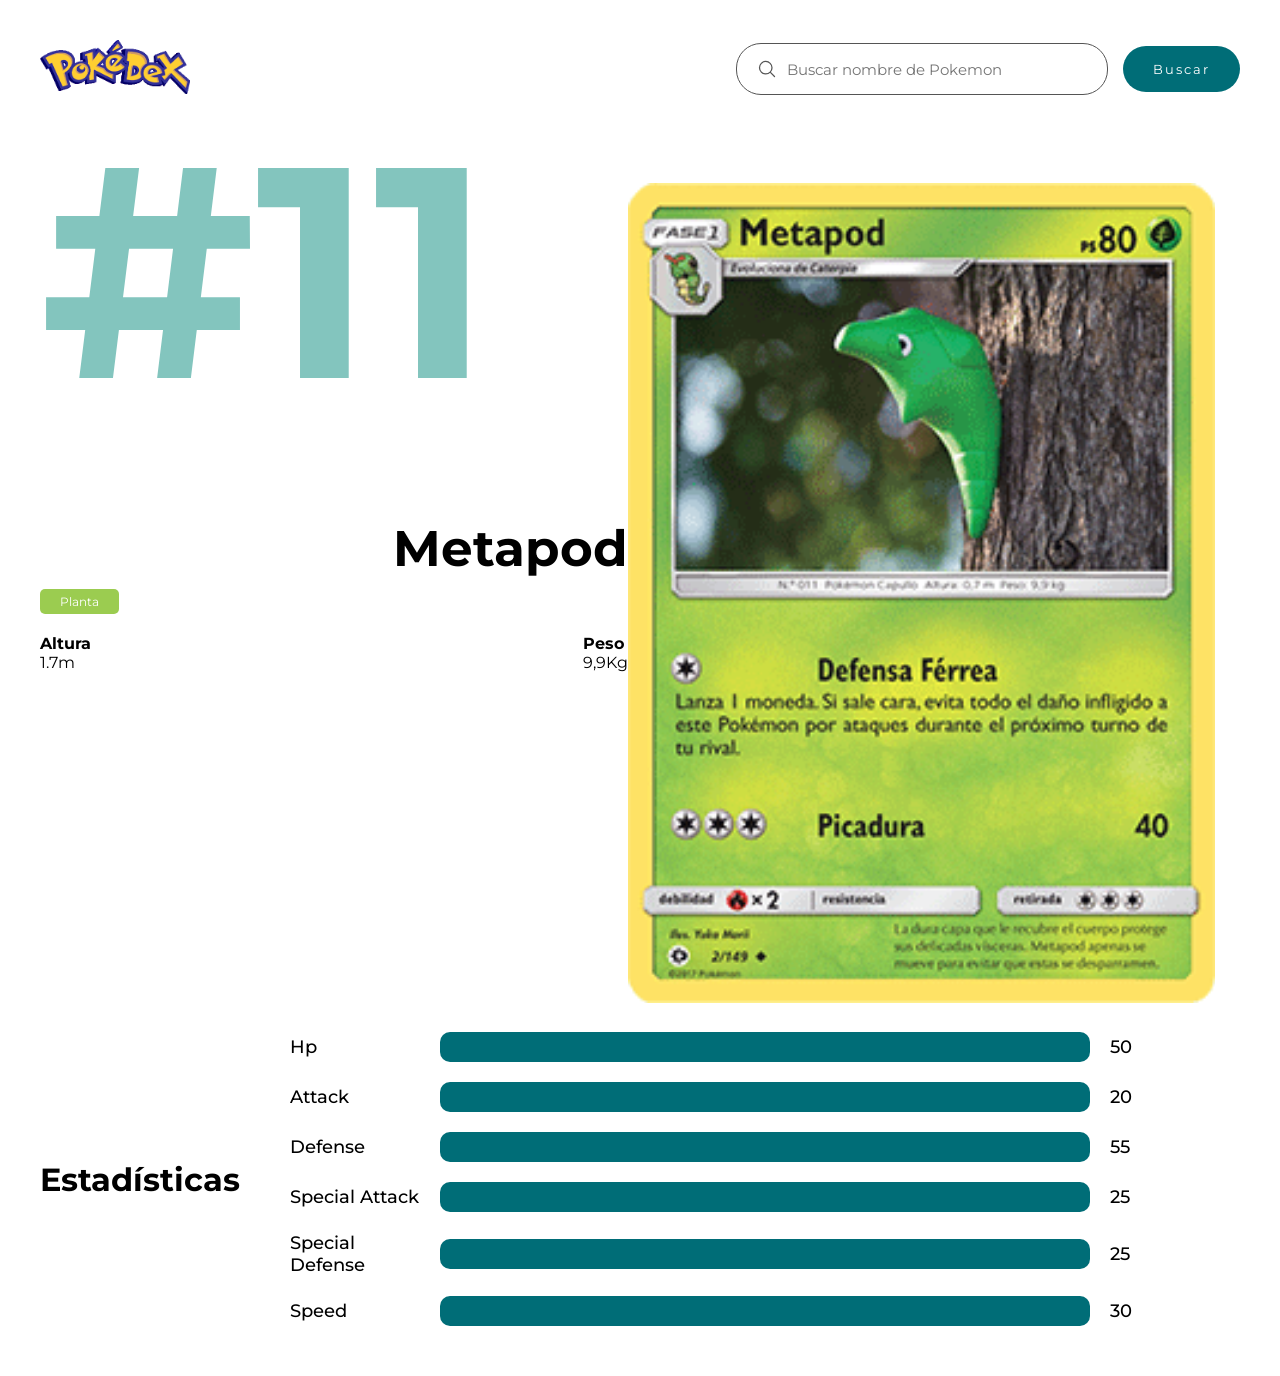
<file: Metapod.html>
<!DOCTYPE html>
<html lang="es">

<head>
    <meta charset="UTF-8" /> <!-- Codificación de caracteres, permite tildes y símbolos -->
    <meta http-equiv="X-UA-Compatible" content="IE=edge" /> <!-- Compatibilidad con navegadores antiguos (IE) -->
    <meta name="viewport" content="width=device-width, initial-scale=1.0" />
    <!-- CLAVE para diseño responsive: adapta el ancho al dispositivo -->
    <title>Pokemon</title> <!-- Título que aparece en la pestaña del navegador -->
    <link rel="stylesheet" href="styles.css" /> <!-- Hoja de estilos externa compartida -->
    <a href="Ivysaur.html"></a>
</head>

<body>
    <!-- HEADER: misma estructura que en el index (logo + buscador) -->
    <header class="container">
        <!-- Enlace al inicio con el logo -->
        <a href="/" class="logo">
            <img src="img/Pokédex_logo.png" alt="Logo Pokedex" /> <!-- alt importante para accesibilidad -->
        </a>
        <!-- Formulario de búsqueda (mismo que en el index) -->
        <form>
            <div class="form-group">
                <!-- Icono de lupa (SVG vectorial, escalable y ligero) -->
                <svg xmlns="http://www.w3.org/2000/svg" fill="none" viewBox="0 0 24 24" stroke-width="1.5"
                    stroke="currentColor" class="icon-search">
                    <path stroke-linecap="round" stroke-linejoin="round"
                        d="M21 21l-5.197-5.197m0 0A7.5 7.5 0 105.196 5.196a7.5 7.5 0 0010.607 10.607z" />
                </svg>
                <!-- Campo de búsqueda por nombre -->
                <input type="search" placeholder="Buscar nombre de Pokemon" />
            </div>

            <!-- Botón de búsqueda -->
            <button class="btn-search">Buscar</button>
        </form>
    </header>

    <!-- MAIN: contenido principal de la página de detalle del Pokémon -->
    <!-- La clase "main-pokemon" probablemente aplica estilos específicos para esta vista -->
    <main class="container main-pokemon">

        <!-- SECCIÓN SUPERIOR: número, imagen e información básica del Pokémon -->
        <div class="header-main-pokemon">

            <!-- Número de Pokédex (#6) -->
            <span class="number-pokemon">#11</span>

            <!-- Contenedor de la imagen del Pokémon -->
            <div class="container-img-pokemon">
                <img src="img/metapod.png" alt="pokemon Metapod" />

            </div>

            <!-- Contenedor con la información textual del Pokémon -->
            <div class="container-info-pokemon">
                <!-- Nombre del Pokémon (h1 por ser el título principal de la página) -->
                <h1>Metapod</h1>

                <!-- Tipos del Pokémon (aquí esta tercer pokemon) -->
                <div class="card-types">
                    <span class="grass">Planta</span> <!-- Clase "grass" para color verde característico -->
                </div>

                <!-- Información física: altura y peso -->
                <div class="info-pokemon">
                    <div class="group-info">
                        <p>Altura</p> <!-- Etiqueta descriptiva -->
                        <span>1.7m</span> <!-- Valor de la altura -->
                    </div>
                    <div class="group-info">
                        <p>Peso</p> <!-- Etiqueta descriptiva -->
                        <span>9,9Kg</span> <!-- Valor del peso -->
                    </div>
                </div>
            </div>
        </div>

        <!-- SECCIÓN INFERIOR: estadísticas base del Pokémon -->
        <div class="container-stats">
            <h1>Estadísticas</h1> <!-- Título de la sección de stats -->

            <!-- Contenedor de todas las estadísticas -->
            <div class="stats">

                <!-- Cada "stat-group" representa una estadística individual -->
                <!-- Estructura: nombre de la stat + barra de progreso + valor numérico -->

                <div class="stat-group">
                    <span>Hp</span> <!-- Nombre: Puntos de Salud -->
                    <div class="progress-bar"></div> <!-- Barra visual (el ancho se define en CSS/JS) -->
                    <span class="counter-stat">50</span> <!-- Valor numérico -->
                </div>
                <div class="stat-group">
                    <span>Attack</span> <!-- Nombre: Ataque -->
                    <div class="progress-bar"></div>
                    <span class="counter-stat">20</span>
                </div>
                <div class="stat-group">
                    <span>Defense</span> <!-- Nombre: Defensa -->
                    <div class="progress-bar"></div>
                    <span class="counter-stat">55</span>
                </div>
                <div class="stat-group">
                    <span>Special Attack</span> <!-- Nombre: Ataque Especial -->
                    <div class="progress-bar"></div>
                    <span class="counter-stat">25</span>
                </div>
                <div class="stat-group">
                    <span>Special Defense</span> <!-- Nombre: Defensa Especial -->
                    <div class="progress-bar"></div>
                    <span class="counter-stat">25</span>
                </div>
                <div class="stat-group">
                    <span>Speed</span> <!-- Nombre: Velocidad -->
                    <div class="progress-bar"></div>
                    <span class="counter-stat">30</span>
                </div>
            </div>
        </div>
    </main>
</body>

</html>
</file>
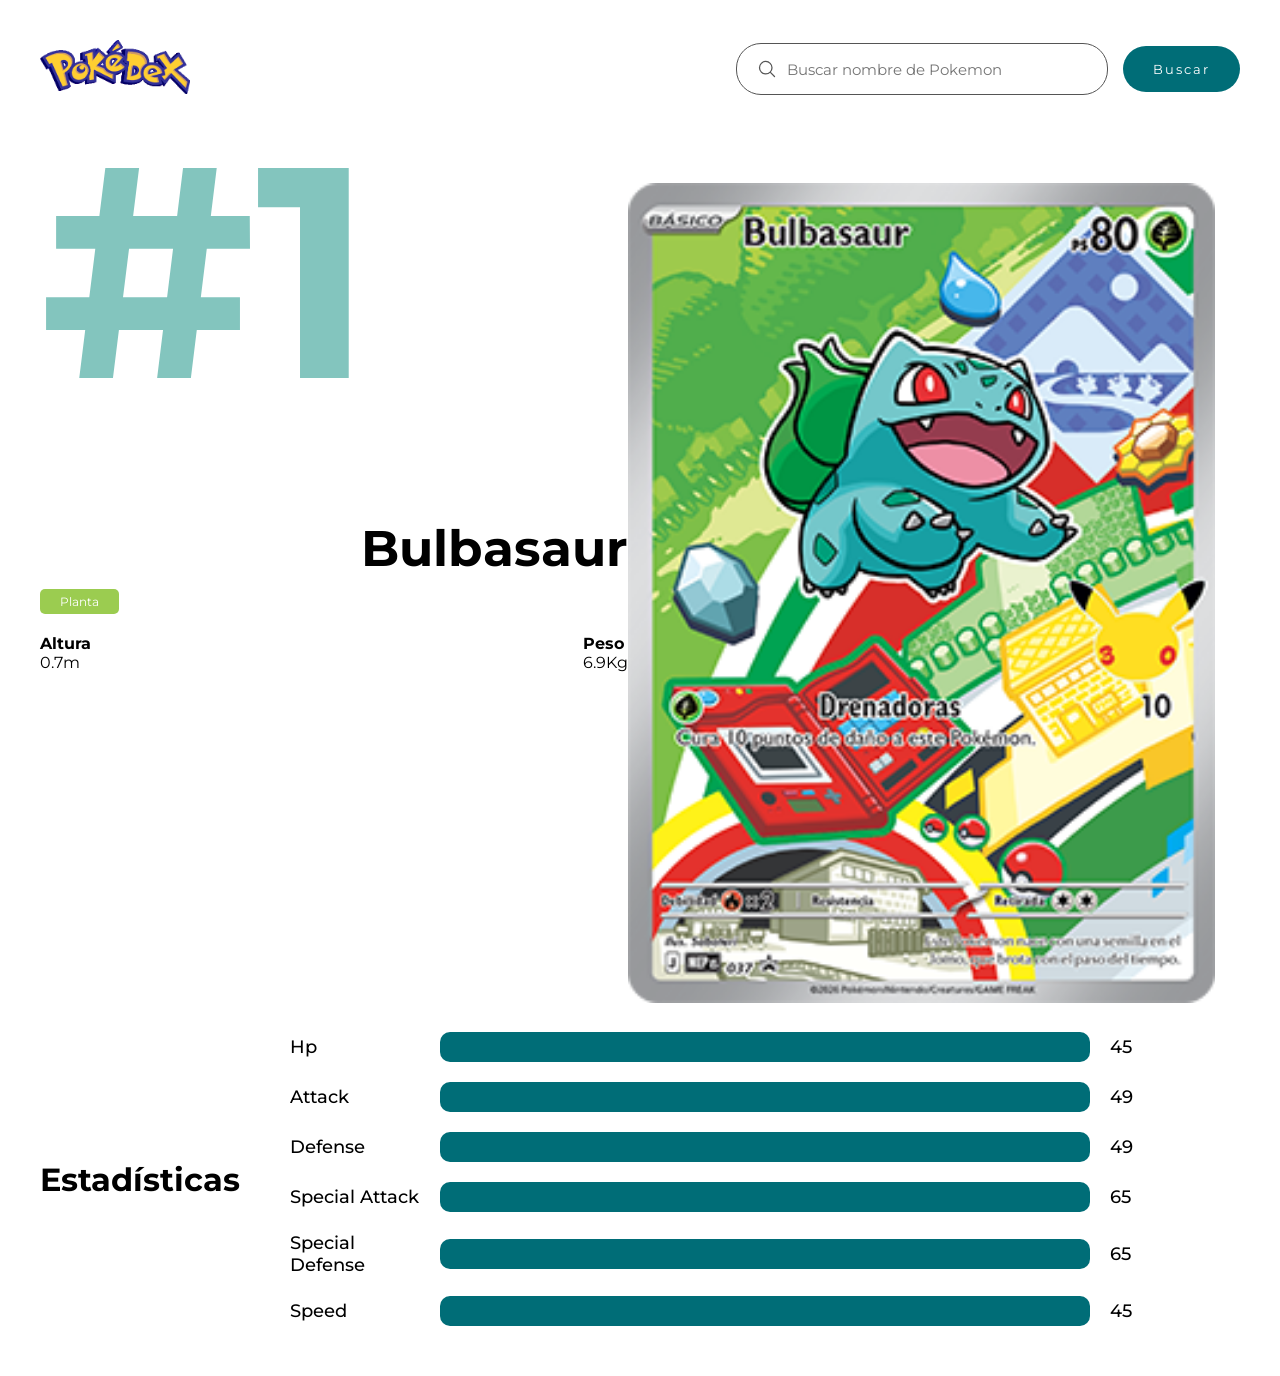
<file: pokemon.html>
<!DOCTYPE html>
<html lang="es">

<head>
	<meta charset="UTF-8" /> <!-- Codificación de caracteres, permite tildes y símbolos -->
	<meta http-equiv="X-UA-Compatible" content="IE=edge" /> <!-- Compatibilidad con navegadores antiguos (IE) -->
	<meta name="viewport" content="width=device-width, initial-scale=1.0" />
	<!-- CLAVE para diseño responsive: adapta el ancho al dispositivo -->
	<title>Pokemon</title> <!-- Título que aparece en la pestaña del navegador -->
	<link rel="stylesheet" href="styles.css" /> <!-- Hoja de estilos externa compartida -->
</head>

<body>
	<!-- HEADER: misma estructura que en el index (logo + buscador) -->
	<header class="container">
		<!-- Enlace al inicio con el logo -->
		<a href="/" class="logo">
			<img src="img/Pokédex_logo.png" alt="Logo Pokedex" /> <!-- alt importante para accesibilidad -->
		</a>
		<!-- Formulario de búsqueda (mismo que en el index) -->
		<form>
			<div class="form-group">
				<!-- Icono de lupa (SVG vectorial, escalable y ligero) -->
				<svg xmlns="http://www.w3.org/2000/svg" fill="none" viewBox="0 0 24 24" stroke-width="1.5"
					stroke="currentColor" class="icon-search">
					<path stroke-linecap="round" stroke-linejoin="round"
						d="M21 21l-5.197-5.197m0 0A7.5 7.5 0 105.196 5.196a7.5 7.5 0 0010.607 10.607z" />
				</svg>
				<!-- Campo de búsqueda por nombre -->
				<input type="search" placeholder="Buscar nombre de Pokemon" />
			</div>

			<!-- Botón de búsqueda -->
			<button class="btn-search">Buscar</button>
		</form>
	</header>

	<!-- MAIN: contenido principal de la página de detalle del Pokémon -->
	<!-- La clase "main-pokemon" probablemente aplica estilos específicos para esta vista -->
	<main class="container main-pokemon">

		<!-- SECCIÓN SUPERIOR: número, imagen e información básica del Pokémon -->
		<div class="header-main-pokemon">

			<!-- Número de Pokédex (#1) -->
			<span class="number-pokemon">#1</span>

			<!-- Contenedor de la imagen del Pokémon -->
			<div class="container-img-pokemon">
				<img src="img/Bulbasaur.png" alt="pokemon bulbasaur" />
			</div>

			<!-- Contenedor con la información textual del Pokémon -->
			<div class="container-info-pokemon">
				<!-- Nombre del Pokémon (h1 por ser el título principal de la página) -->
				<h1>Bulbasaur</h1>

				<!-- Tipos del Pokémon (aquí solo tiene uno: Planta) -->
				<div class="card-types">
					<span class="grass">Planta</span> <!-- Clase "grass" para color verde característico -->
				</div>

				<!-- Información física: altura y peso -->
				<div class="info-pokemon">
					<div class="group-info">
						<p>Altura</p> <!-- Etiqueta descriptiva -->
						<span>0.7m</span> <!-- Valor de la altura -->
					</div>
					<div class="group-info">
						<p>Peso</p> <!-- Etiqueta descriptiva -->
						<span>6.9Kg</span> <!-- Valor del peso -->
					</div>
				</div>
			</div>
		</div>

		<!-- SECCIÓN INFERIOR: estadísticas base del Pokémon -->
		<div class="container-stats">
			<h1>Estadísticas</h1> <!-- Título de la sección de stats -->

			<!-- Contenedor de todas las estadísticas -->
			<div class="stats">

				<!-- Cada "stat-group" representa una estadística individual -->
				<!-- Estructura: nombre de la stat + barra de progreso + valor numérico -->

				<div class="stat-group">
					<span>Hp</span> <!-- Nombre: Puntos de Salud -->
					<div class="progress-bar"></div> <!-- Barra visual (el ancho se define en CSS/JS) -->
					<span class="counter-stat">45</span> <!-- Valor numérico -->
				</div>
				<div class="stat-group">
					<span>Attack</span> <!-- Nombre: Ataque -->
					<div class="progress-bar"></div>
					<span class="counter-stat">49</span>
				</div>
				<div class="stat-group">
					<span>Defense</span> <!-- Nombre: Defensa -->
					<div class="progress-bar"></div>
					<span class="counter-stat">49</span>
				</div>
				<div class="stat-group">
					<span>Special Attack</span> <!-- Nombre: Ataque Especial -->
					<div class="progress-bar"></div>
					<span class="counter-stat">65</span>
				</div>
				<div class="stat-group">
					<span>Special Defense</span> <!-- Nombre: Defensa Especial -->
					<div class="progress-bar"></div>
					<span class="counter-stat">65</span>
				</div>
				<div class="stat-group">
					<span>Speed</span> <!-- Nombre: Velocidad -->
					<div class="progress-bar"></div>
					<span class="counter-stat">45</span>
				</div>
			</div>
		</div>
	</main>
</body>

</html>
</file>
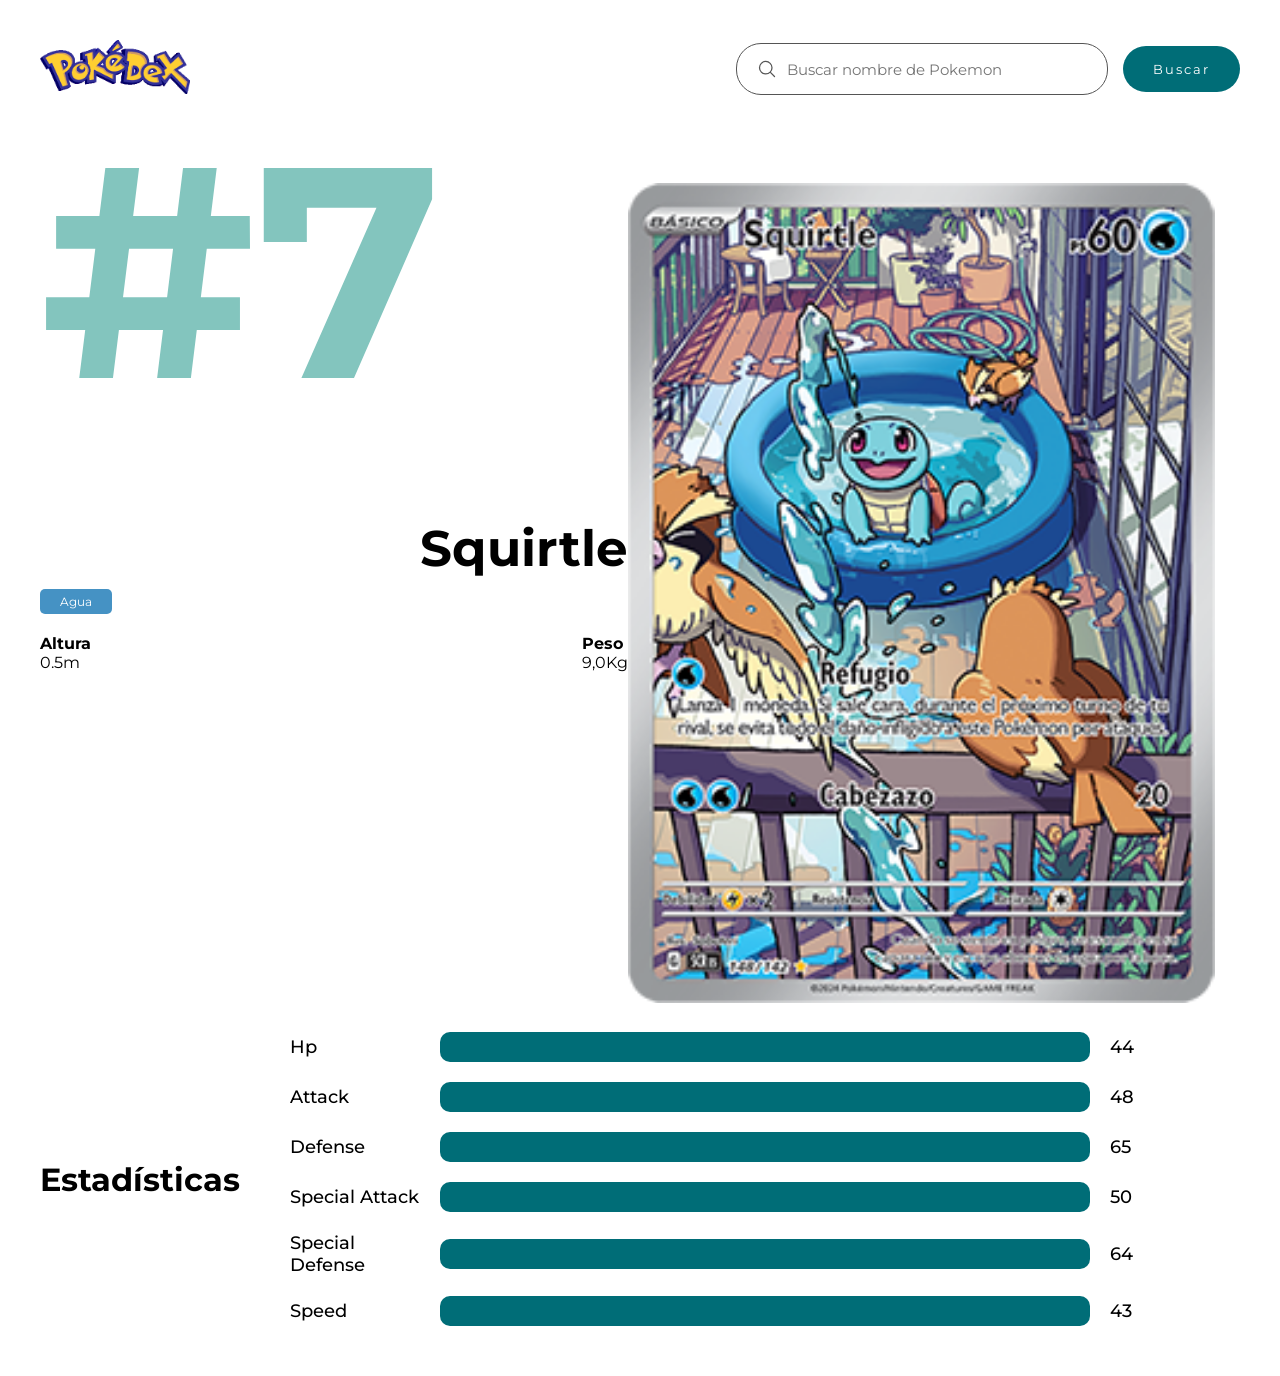
<file: Squirtle.html>
<!DOCTYPE html>
<html lang="es">

<head>
    <meta charset="UTF-8" /> <!-- Codificación de caracteres, permite tildes y símbolos -->
    <meta http-equiv="X-UA-Compatible" content="IE=edge" /> <!-- Compatibilidad con navegadores antiguos (IE) -->
    <meta name="viewport" content="width=device-width, initial-scale=1.0" />
    <!-- CLAVE para diseño responsive: adapta el ancho al dispositivo -->
    <title>Pokemon</title> <!-- Título que aparece en la pestaña del navegador -->
    <link rel="stylesheet" href="styles.css" /> <!-- Hoja de estilos externa compartida -->
    <a href="Ivysaur.html"></a>
</head>

<body>
    <!-- HEADER: misma estructura que en el index (logo + buscador) -->
    <header class="container">
        <!-- Enlace al inicio con el logo -->
        <a href="/" class="logo">
            <img src="img/Pokédex_logo.png" alt="Logo Pokedex" /> <!-- alt importante para accesibilidad -->
        </a>
        <!-- Formulario de búsqueda (mismo que en el index) -->
        <form>
            <div class="form-group">
                <!-- Icono de lupa (SVG vectorial, escalable y ligero) -->
                <svg xmlns="http://www.w3.org/2000/svg" fill="none" viewBox="0 0 24 24" stroke-width="1.5"
                    stroke="currentColor" class="icon-search">
                    <path stroke-linecap="round" stroke-linejoin="round"
                        d="M21 21l-5.197-5.197m0 0A7.5 7.5 0 105.196 5.196a7.5 7.5 0 0010.607 10.607z" />
                </svg>
                <!-- Campo de búsqueda por nombre -->
                <input type="search" placeholder="Buscar nombre de Pokemon" />
            </div>

            <!-- Botón de búsqueda -->
            <button class="btn-search">Buscar</button>
        </form>
    </header>

    <!-- MAIN: contenido principal de la página de detalle del Pokémon -->
    <!-- La clase "main-pokemon" probablemente aplica estilos específicos para esta vista -->
    <main class="container main-pokemon">

        <!-- SECCIÓN SUPERIOR: número, imagen e información básica del Pokémon -->
        <div class="header-main-pokemon">

            <!-- Número de Pokédex (#7) -->
            <span class="number-pokemon">#7</span>

            <!-- Contenedor de la imagen del Pokémon -->
            <div class="container-img-pokemon">
                <img src="img/Squirtle.png" alt="pokemon squirtle" />

            </div>

            <!-- Contenedor con la información textual del Pokémon -->
            <div class="container-info-pokemon">
                <!-- Nombre del Pokémon (h1 por ser el título principal de la página) -->
                <h1>Squirtle</h1>

                <!-- Tipos del Pokémon (aquí esta tercer pokemon) -->
                <div class="card-types">
                    <span class="water">Agua</span> <!-- Clase "grass" para color verde característico -->
                </div>

                <!-- Información física: altura y peso -->
                <div class="info-pokemon">
                    <div class="group-info">
                        <p>Altura</p> <!-- Etiqueta descriptiva -->
                        <span>0.5m</span> <!-- Valor de la altura -->
                    </div>
                    <div class="group-info">
                        <p>Peso</p> <!-- Etiqueta descriptiva -->
                        <span>9,0Kg</span> <!-- Valor del peso -->
                    </div>
                </div>
            </div>
        </div>

        <!-- SECCIÓN INFERIOR: estadísticas base del Pokémon -->
        <div class="container-stats">
            <h1>Estadísticas</h1> <!-- Título de la sección de stats -->

            <!-- Contenedor de todas las estadísticas -->
            <div class="stats">

                <!-- Cada "stat-group" representa una estadística individual -->
                <!-- Estructura: nombre de la stat + barra de progreso + valor numérico -->

                <div class="stat-group">
                    <span>Hp</span> <!-- Nombre: Puntos de Salud -->
                    <div class="progress-bar"></div> <!-- Barra visual (el ancho se define en CSS/JS) -->
                    <span class="counter-stat">44</span> <!-- Valor numérico -->
                </div>
                <div class="stat-group">
                    <span>Attack</span> <!-- Nombre: Ataque -->
                    <div class="progress-bar"></div>
                    <span class="counter-stat">48</span>
                </div>
                <div class="stat-group">
                    <span>Defense</span> <!-- Nombre: Defensa -->
                    <div class="progress-bar"></div>
                    <span class="counter-stat">65</span>
                </div>
                <div class="stat-group">
                    <span>Special Attack</span> <!-- Nombre: Ataque Especial -->
                    <div class="progress-bar"></div>
                    <span class="counter-stat">50</span>
                </div>
                <div class="stat-group">
                    <span>Special Defense</span> <!-- Nombre: Defensa Especial -->
                    <div class="progress-bar"></div>
                    <span class="counter-stat">64</span>
                </div>
                <div class="stat-group">
                    <span>Speed</span> <!-- Nombre: Velocidad -->
                    <div class="progress-bar"></div>
                    <span class="counter-stat">43</span>
                </div>
            </div>
        </div>
    </main>
</body>

</html>
</file>
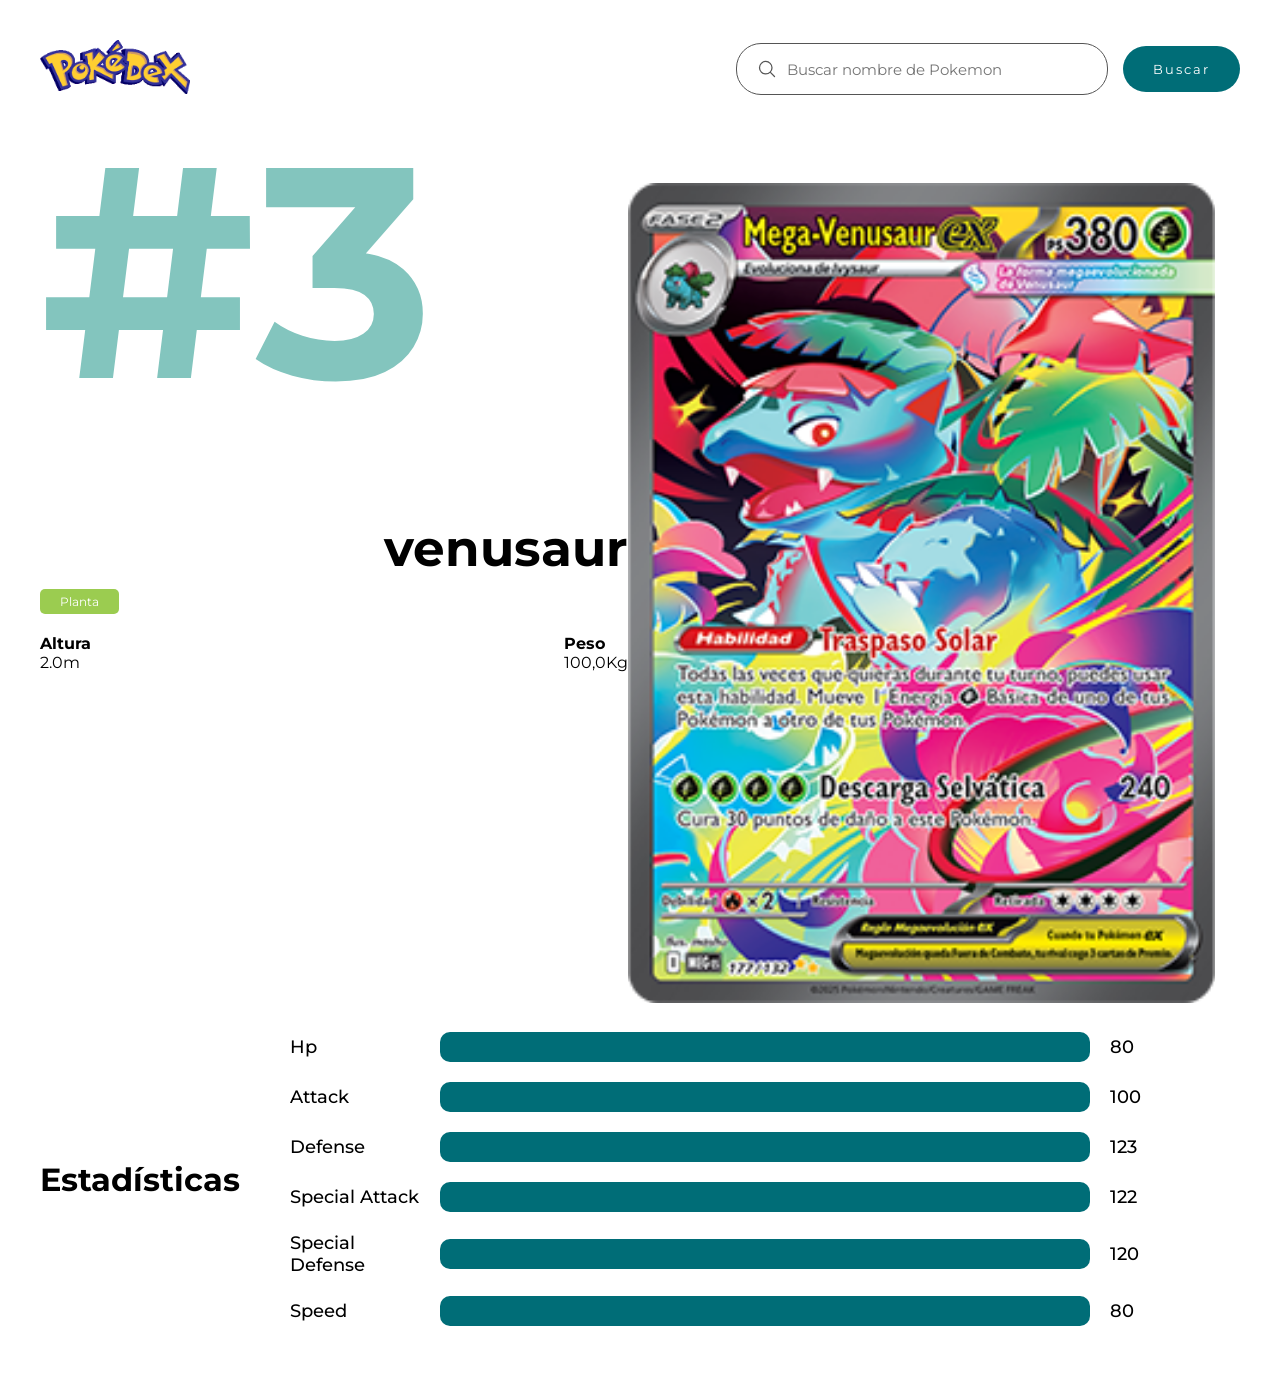
<file: Venusaur.html>
<!DOCTYPE html>
<html lang="es">

<head>
	<meta charset="UTF-8" /> <!-- Codificación de caracteres, permite tildes y símbolos -->
	<meta http-equiv="X-UA-Compatible" content="IE=edge" /> <!-- Compatibilidad con navegadores antiguos (IE) -->
	<meta name="viewport" content="width=device-width, initial-scale=1.0" />
	<!-- CLAVE para diseño responsive: adapta el ancho al dispositivo -->
	<title>Pokemon</title> <!-- Título que aparece en la pestaña del navegador -->
	<link rel="stylesheet" href="styles.css" /> <!-- Hoja de estilos externa compartida -->
    <a href="Ivysaur.html"></a>
</head>

<body>
	<!-- HEADER: misma estructura que en el index (logo + buscador) -->
	<header class="container">
		<!-- Enlace al inicio con el logo -->
		<a href="/" class="logo">
			<img src="img/Pokédex_logo.png" alt="Logo Pokedex" /> <!-- alt importante para accesibilidad -->
		</a>
		<!-- Formulario de búsqueda (mismo que en el index) -->
		<form>
			<div class="form-group">
				<!-- Icono de lupa (SVG vectorial, escalable y ligero) -->
				<svg xmlns="http://www.w3.org/2000/svg" fill="none" viewBox="0 0 24 24" stroke-width="1.5"
					stroke="currentColor" class="icon-search">
					<path stroke-linecap="round" stroke-linejoin="round"
						d="M21 21l-5.197-5.197m0 0A7.5 7.5 0 105.196 5.196a7.5 7.5 0 0010.607 10.607z" />
				</svg>
				<!-- Campo de búsqueda por nombre -->
				<input type="search" placeholder="Buscar nombre de Pokemon" />
			</div>

			<!-- Botón de búsqueda -->
			<button class="btn-search">Buscar</button>
		</form>
	</header>

	<!-- MAIN: contenido principal de la página de detalle del Pokémon -->
	<!-- La clase "main-pokemon" probablemente aplica estilos específicos para esta vista -->
	<main class="container main-pokemon">

		<!-- SECCIÓN SUPERIOR: número, imagen e información básica del Pokémon -->
		<div class="header-main-pokemon">

			<!-- Número de Pokédex (#3) -->
			<span class="number-pokemon">#3</span>

			<!-- Contenedor de la imagen del Pokémon -->
			<div class="container-img-pokemon">
				<img src="img/venasaur.png" alt="pokemon Venusaur" />
                
			</div>

			<!-- Contenedor con la información textual del Pokémon -->
			<div class="container-info-pokemon">
				<!-- Nombre del Pokémon (h1 por ser el título principal de la página) -->
				<h1>venusaur</h1>

				<!-- Tipos del Pokémon (aquí esta tercer pokemon) -->
				<div class="card-types">
					<span class="grass">Planta</span> <!-- Clase "grass" para color verde característico -->
				</div>

				<!-- Información física: altura y peso -->
				<div class="info-pokemon">
					<div class="group-info">
						<p>Altura</p> <!-- Etiqueta descriptiva -->
						<span>2.0m</span> <!-- Valor de la altura -->
					</div>
					<div class="group-info">
						<p>Peso</p> <!-- Etiqueta descriptiva -->
						<span>100,0Kg</span> <!-- Valor del peso -->
					</div>
				</div>
			</div>
		</div>

		<!-- SECCIÓN INFERIOR: estadísticas base del Pokémon -->
		<div class="container-stats">
			<h1>Estadísticas</h1> <!-- Título de la sección de stats -->

			<!-- Contenedor de todas las estadísticas -->
			<div class="stats">

				<!-- Cada "stat-group" representa una estadística individual -->
				<!-- Estructura: nombre de la stat + barra de progreso + valor numérico -->

				<div class="stat-group">
					<span>Hp</span> <!-- Nombre: Puntos de Salud -->
					<div class="progress-bar"></div> <!-- Barra visual (el ancho se define en CSS/JS) -->
					<span class="counter-stat">80</span> <!-- Valor numérico -->
				</div>
				<div class="stat-group">
					<span>Attack</span> <!-- Nombre: Ataque -->
					<div class="progress-bar"></div>
					<span class="counter-stat">100</span>
				</div>
				<div class="stat-group">
					<span>Defense</span> <!-- Nombre: Defensa -->
					<div class="progress-bar"></div>
					<span class="counter-stat">123</span>
				</div>
				<div class="stat-group">
					<span>Special Attack</span> <!-- Nombre: Ataque Especial -->
					<div class="progress-bar"></div>
					<span class="counter-stat">122</span>
				</div>
				<div class="stat-group">
					<span>Special Defense</span> <!-- Nombre: Defensa Especial -->
					<div class="progress-bar"></div>
					<span class="counter-stat">120</span>
				</div>
				<div class="stat-group">
					<span>Speed</span> <!-- Nombre: Velocidad -->
					<div class="progress-bar"></div>
					<span class="counter-stat">80</span>
				</div>
			</div>
		</div>
	</main>
</body>

</html>
</file>
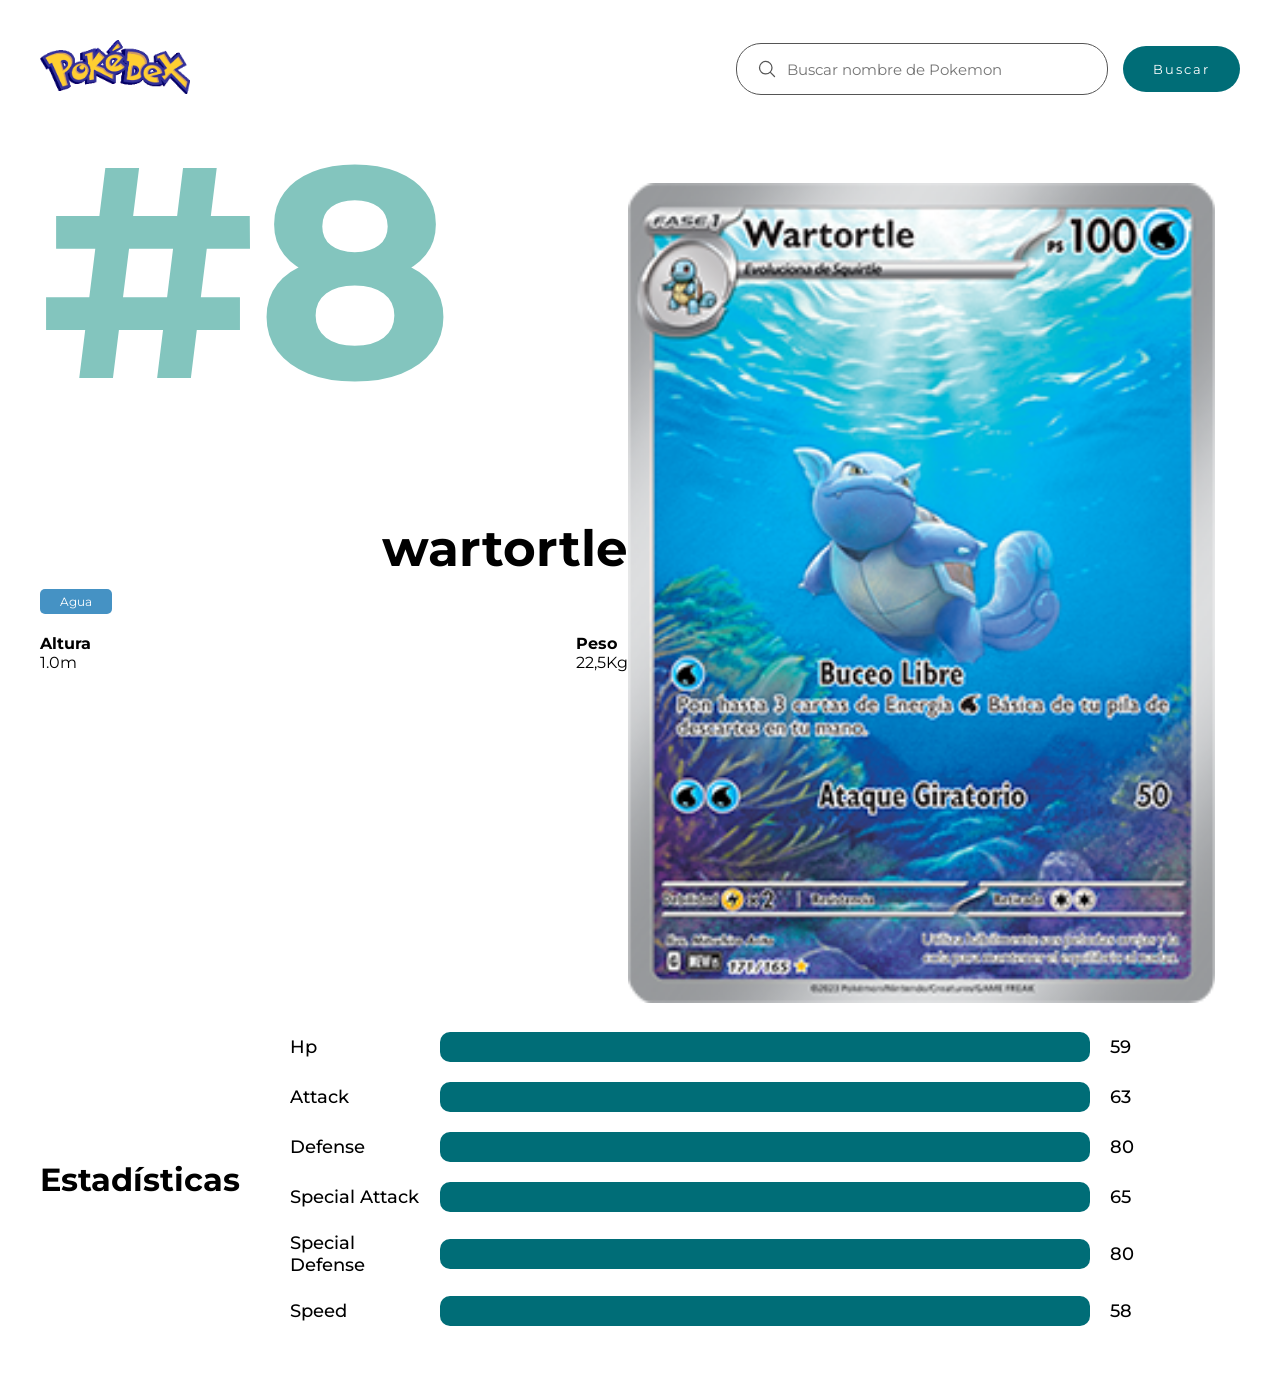
<file: Wartortle.html>
<!DOCTYPE html>
<html lang="es">

<head>
    <meta charset="UTF-8" /> <!-- Codificación de caracteres, permite tildes y símbolos -->
    <meta http-equiv="X-UA-Compatible" content="IE=edge" /> <!-- Compatibilidad con navegadores antiguos (IE) -->
    <meta name="viewport" content="width=device-width, initial-scale=1.0" />
    <!-- CLAVE para diseño responsive: adapta el ancho al dispositivo -->
    <title>Pokemon</title> <!-- Título que aparece en la pestaña del navegador -->
    <link rel="stylesheet" href="styles.css" /> <!-- Hoja de estilos externa compartida -->
    <a href="Ivysaur.html"></a>
</head>

<body>
    <!-- HEADER: misma estructura que en el index (logo + buscador) -->
    <header class="container">
        <!-- Enlace al inicio con el logo -->
        <a href="/" class="logo">
            <img src="img/Pokédex_logo.png" alt="Logo Pokedex" /> <!-- alt importante para accesibilidad -->
        </a>
        <!-- Formulario de búsqueda (mismo que en el index) -->
        <form>
            <div class="form-group">
                <!-- Icono de lupa (SVG vectorial, escalable y ligero) -->
                <svg xmlns="http://www.w3.org/2000/svg" fill="none" viewBox="0 0 24 24" stroke-width="1.5"
                    stroke="currentColor" class="icon-search">
                    <path stroke-linecap="round" stroke-linejoin="round"
                        d="M21 21l-5.197-5.197m0 0A7.5 7.5 0 105.196 5.196a7.5 7.5 0 0010.607 10.607z" />
                </svg>
                <!-- Campo de búsqueda por nombre -->
                <input type="search" placeholder="Buscar nombre de Pokemon" />
            </div>

            <!-- Botón de búsqueda -->
            <button class="btn-search">Buscar</button>
        </form>
    </header>

    <!-- MAIN: contenido principal de la página de detalle del Pokémon -->
    <!-- La clase "main-pokemon" probablemente aplica estilos específicos para esta vista -->
    <main class="container main-pokemon">

        <!-- SECCIÓN SUPERIOR: número, imagen e información básica del Pokémon -->
        <div class="header-main-pokemon">

            <!-- Número de Pokédex (#6) -->
            <span class="number-pokemon">#8</span>

            <!-- Contenedor de la imagen del Pokémon -->
            <div class="container-img-pokemon">
                <img src="img/wartortle.png" alt="pokemon Wartortle" />

            </div>

            <!-- Contenedor con la información textual del Pokémon -->
            <div class="container-info-pokemon">
                <!-- Nombre del Pokémon (h1 por ser el título principal de la página) -->
                <h1>wartortle</h1>

                <!-- Tipos del Pokémon (aquí esta tercer pokemon) -->
                <div class="card-types">
                    <span class="water">Agua</span> <!-- Clase "grass" para color verde característico -->
                </div>

                <!-- Información física: altura y peso -->
                <div class="info-pokemon">
                    <div class="group-info">
                        <p>Altura</p> <!-- Etiqueta descriptiva -->
                        <span>1.0m</span> <!-- Valor de la altura -->
                    </div>
                    <div class="group-info">
                        <p>Peso</p> <!-- Etiqueta descriptiva -->
                        <span>22,5Kg</span> <!-- Valor del peso -->
                    </div>
                </div>
            </div>
        </div>

        <!-- SECCIÓN INFERIOR: estadísticas base del Pokémon -->
        <div class="container-stats">
            <h1>Estadísticas</h1> <!-- Título de la sección de stats -->

            <!-- Contenedor de todas las estadísticas -->
            <div class="stats">

                <!-- Cada "stat-group" representa una estadística individual -->
                <!-- Estructura: nombre de la stat + barra de progreso + valor numérico -->

                <div class="stat-group">
                    <span>Hp</span> <!-- Nombre: Puntos de Salud -->
                    <div class="progress-bar"></div> <!-- Barra visual (el ancho se define en CSS/JS) -->
                    <span class="counter-stat">59</span> <!-- Valor numérico -->
                </div>
                <div class="stat-group">
                    <span>Attack</span> <!-- Nombre: Ataque -->
                    <div class="progress-bar"></div>
                    <span class="counter-stat">63</span>
                </div>
                <div class="stat-group">
                    <span>Defense</span> <!-- Nombre: Defensa -->
                    <div class="progress-bar"></div>
                    <span class="counter-stat">80</span>
                </div>
                <div class="stat-group">
                    <span>Special Attack</span> <!-- Nombre: Ataque Especial -->
                    <div class="progress-bar"></div>
                    <span class="counter-stat">65</span>
                </div>
                <div class="stat-group">
                    <span>Special Defense</span> <!-- Nombre: Defensa Especial -->
                    <div class="progress-bar"></div>
                    <span class="counter-stat">80</span>
                </div>
                <div class="stat-group">
                    <span>Speed</span> <!-- Nombre: Velocidad -->
                    <div class="progress-bar"></div>
                    <span class="counter-stat">58</span>
                </div>
            </div>
        </div>
    </main>
</body>

</html>
</file>
<file: styles.css>
/* ======================================= 
   IMPORTACIÓN DE FUENTE EXTERNA
   ======================================= */
/* Importa la fuente Montserrat desde Google Fonts con 3 pesos: 300 (light), 500 (medium), 700 (bold) */
@import url('https://fonts.googleapis.com/css2?family=Montserrat:wght@300;500;700&display=swap');

/* ======================================= 
   VARIABLES GLOBALES (Custom Properties)
   ======================================= */
/* :root es el elemento raíz del documento. Aquí se definen variables reutilizables.
   Se acceden con var(--nombre-variable). Esto facilita cambiar colores en todo el sitio. */
:root {
    /* Colores oficiales de cada tipo de Pokémon */
    --color-fire: #ff7402;
    /* Fuego */
    --color-grass: #9bcc50;
    /* Planta */
    --color-steel: #9eb7b8;
    /* Acero */
    --color-water: #4592c4;
    /* Agua */
    --color-psychic: #f366b9;
    /* Psíquico */
    --color-ground: #ab9842;
    /* Tierra */
    --color-ice: #51c4e7;
    /* Hielo */
    --color-flying: #3dc7ef;
    /* Volador */
    --color-ghost: #4d5b64;
    /* Fantasma */
    --color-normal: #a4acaf;
    /* Normal */
    --color-poison: #7e0058;
    /* Veneno */
    --color-rock: #a38c21;
    /* Roca */
    --color-fighting: #d56723;
    /* Lucha */
    --color-dark: #707070;
    /* Siniestro */
    --color-bug: #729f3f;
    /* Bicho */
    --color-dragon: linear-gradient(180deg, #53a4cf 50%, #f16e57 50%);
    /* Dragón: degradado especial */
    --color-electric: #bba909;
    /* Eléctrico */
    --color-fairy: #fdb9e9;
    /* Hada */
    --color-shadow: #7b62a3;
    /* Sombra/Fantasma */
    --color-unknow: #757575;
    /* Desconocido */

    /* Colores principales de la marca (para botones y elementos destacados) */
    --color-primary: #006d77;
    /* Color principal (verde azulado oscuro) */
    --color-primary-hover: #83c5be;
    /* Color al pasar el mouse (verde azulado claro) */
}

/* ======================================= 
   RESET BÁSICO
   ======================================= */
/* Elimina márgenes y paddings por defecto del navegador.
   box-sizing: border-box hace que el padding y border no aumenten el ancho total. */
* {
    margin: 0;
    padding: 0;
    box-sizing: border-box;
}

/* ======================================= 
   ESTILOS GLOBALES DEL BODY
   ======================================= */
body {
    font-family: 'Montserrat';
    /* Aplica la fuente importada a todo el cuerpo */
}

/* ======================================= 
   CONTENEDOR PRINCIPAL
   ======================================= */
/* Clase reutilizable para centrar el contenido y limitar el ancho máximo */
.container {
    max-width: 1200px;
    /* Ancho máximo del contenido */
    margin: 0 auto;
    /* Centra horizontalmente */
}

/* ======================================= 
   HEADER (Logo + Buscador)
   ======================================= */
header {
    display: flex;
    /* Flexbox para alinear elementos */
    align-items: center;
    /* Centra verticalmente */
    justify-content: space-between;
    /* Separa logo y formulario a los extremos */

    padding: 40px 0;
    /* Espaciado vertical */
}

/* Logo */
.logo img {
    width: 150px;
    /* Ancho fijo del logo */
}

/* Formulario de búsqueda */
header form {
    display: flex;
    align-items: center;

    gap: 15px;
    /* Separación entre el input y el botón */
}

/* Grupo que contiene el icono y el input */
.form-group {
    display: flex;
    align-items: center;
    gap: 10px;

    border: 1px solid #555;
    /* Borde gris */
    padding: 15px 20px;
    /* Espaciado interno */
    border-radius: 25px;
    /* Bordes redondeados (forma de píldora) */
}

/* Campo de texto */
.form-group input {
    font-family: inherit;
    /* Hereda la fuente del body */
    width: 300px;
    /* Ancho del input */
    border: none;
    /* Sin borde propio */
    outline: none;
    /* Sin borde al hacer foco */
    font-size: 15px;
}

/* Icono de búsqueda (lupa) */
.icon-search {
    width: 20px;
    height: 20px;
    stroke: #555;
    /* Color del trazo del SVG */
}

/* Botón de búsqueda */
.btn-search {
    border: none;
    outline: none;
    border-radius: 25px;
    font-family: inherit;
    padding: 15px 30px;
    cursor: pointer;
    /* Cambia el cursor a mano */
    letter-spacing: 2px;
    /* Espaciado entre letras */
    background-color: var(--color-primary);
    /* Usa variable de color */
    color: #fff;
    /* Texto blanco */
}

/* Efecto hover del botón */
.btn-search:hover {
    background-color: var(--color-primary-hover);
    color: #000;
    /* Texto negro al pasar el mouse */
}

/* ======================================= 
   BOTÓN DE FILTRO
   ======================================= */
.container-filter {
    display: flex;
}

.icon-filter {
    display: flex;
    align-items: center;
    gap: 15px;

    margin-bottom: 20px;
    cursor: pointer;
}

.icon-filter .icon {
    width: 30px;
    height: 30px;
    stroke: #555;
}

/* ======================================= 
   LISTA DE TARJETAS DE POKÉMON (INDEX)
   ======================================= */
.card-list-pokemon {
    display: grid;
    /* CSS Grid para organizar tarjetas */
    grid-template-columns: repeat(4, 1fr);
    /* 4 columnas de igual ancho */
    gap: 20px;
    /* Separación entre tarjetas */
}

/* Cada tarjeta es un enlace */
.card-pokemon {
    cursor: pointer;
    text-decoration: none;
    /* Sin subrayado */
}

/* Contenedor de la imagen */
.card-img {
    background-color: #f2f2f2;
    /* Fondo gris claro */

    display: flex;
    align-items: center;
    justify-content: center;
    /* Centra la imagen */
    border-radius: 5px;
    height: 250px;
    /* Altura fija */
}

.card-img img {
    width: 100%;
    height: 100%;
}

/* Información textual de la tarjeta */
.card-info {
    padding: 15px;
}

.card-info h3 {
    color: #333;
    /* Color del nombre */
}

/* Número de Pokédex */
.pokemon-id {
    display: block;
    /* Ocupa toda la línea */
    color: #888;
    /* Gris */
    margin-bottom: 15px;
}

/* Contenedor de tipos */
.card-types {
    display: flex;
    gap: 10px;
    margin-top: 10px;
}

/* Etiquetas de tipo */
.card-types span {
    font-size: 12px;
    padding: 5px 20px;
    border-radius: 5px;
    color: #fff;
    /* Texto blanco */
}

/* ======================================= 
   COLORES DE LOS TIPOS DE POKÉMON
   ======================================= */
/* Cada clase aplica el color de fondo correspondiente al tipo.
   Se usan las variables definidas en :root */
.water {
    background-color: var(--color-water);
}

.grass {
    background-color: var(--color-grass);
}

.poison {
    background-color: var(--color-poison);
}

.fire {
    background-color: var(--color-fire);
}

.bug {
    background-color: var(--color-bug);
}

.dragon {
    background: var(--color-dragon);
}

/* Usa degradado */
.flying {
    background-color: var(--color-flying);
}

.ground {
    background-color: var(--color-ground);
}

.steel {
    background-color: var(--color-steel);
}

.psychic {
    background-color: var(--color-psychic);
}

.ice {
    background-color: var(--color-ice);
}

.ghost {
    background-color: var(--color-ghost);
}

.normal {
    background-color: var(--color-normal);
}

.rock {
    background-color: var(--color-rock);
}

.electric {
    background-color: var(--color-electric);
}

.fighting {
    background-color: var(--color-fighting);
}

.fairy {
    background-color: var(--color-fairy);
}

.dark {
    background-color: var(--color-dark);
}

/* ======================================= 
   PANEL DE FILTROS (LATERAL)
   ======================================= */
.container-filters {
    display: flex;
    justify-content: center;

    position: fixed;
    /* Fijo en la pantalla */
    top: 0;
    left: -300px;
    /* Oculto a la izquierda (fuera de pantalla) */
    width: 250px;

    color: #555;
    background-color: #f2f2f2;
    height: 100%;
    /* Altura completa */
    padding-top: 140px;
    transition: all .3s linear;
    /* Animación suave al abrir/cerrar */
}

/* Clase que se añade con JavaScript para mostrar el panel */
.container-filters.active {
    left: 0;
    /* Se desliza a la vista */
}

/* Contenedor de los checkboxes de tipos */
.filter-by-type {
    display: flex;
    flex-direction: column;
    /* Uno debajo del otro */

    gap: 20px;
}

.filter-by-type span {
    font-weight: 700;
    font-size: 22px;
}

/* Cada grupo de checkbox + label */
.group-type {
    display: flex;
    gap: 10px;

    margin-left: 15px;
}

.group-type label {
    cursor: pointer;
}

/* ======================================= 
   ESTILOS DE LA PÁGINA DE DETALLE (pokemon.html)
   ======================================= */

.main-pokemon {
    display: flex;
    flex-direction: column;
    /* Apila las secciones verticalmente */
    margin-bottom: 50px;
}

/* Sección superior: número, imagen e info básica */
.header-main-pokemon {
    margin-top: 20px;

    display: flex;
    align-items: center;

    position: relative;
    /* Para posicionar el número grande de forma absoluta */
}

/* Número grande de Pokédex (ej: #1) */
.number-pokemon {
    position: absolute;
    /* Se posiciona respecto al contenedor padre */
    top: -70px;
    left: 0;

    font-size: 300px;
    /* Muy grande, como marca de agua */
    font-weight: 700;
    color: var(--color-primary-hover);
    /* Color claro para no opacar */
}

/* Contenedor de la imagen del Pokémon */
.container-img-pokemon {
    order: 2;
    /* Se muestra a la derecha */
    flex: 1;
    /* Ocupa la mitad del espacio */
    padding: 25px 25px 25px 0;
}

.container-img-pokemon img {
    width: 100%;
}

/* Contenedor de la información textual */
.container-info-pokemon {
    display: flex;
    flex-direction: column;

    order: 1;
    /* Se muestra a la izquierda */
    flex: 1;
}

.container-info-pokemon h1 {
    text-align: right;
    /* Nombre alineado a la derecha */
    font-size: 50px;
}

/* Fila con altura y peso */
.info-pokemon {
    display: flex;
    justify-content: space-between;
    /* Separa altura y peso */

    margin-top: 20px;
}

.group-info p {
    font-weight: 700;
    /* Etiquetas en negrita */
}

/* ======================================= 
   ESTADÍSTICAS (STATS)
   ======================================= */
.container-stats {
    display: flex;
    gap: 50px;
    align-items: center;
}

.stats {
    display: flex;
    flex-direction: column;
    /* Una estadística debajo de otra */
    gap: 20px;
    flex: 1;
}

/* Cada fila de estadística */
.stat-group {
    display: flex;
    align-items: center;
    gap: 20px;
}

.stat-group span {
    flex: 20%;
    /* Ocupa el 20% del ancho */
    font-weight: 500;
    font-size: 18px;
}

/* Barra de progreso visual */
.progress-bar {
    width: 100%;
    height: 30px;
    background-color: var(--color-primary);
    /* Color de la barra */
    border-radius: 10px;
}
</file>
